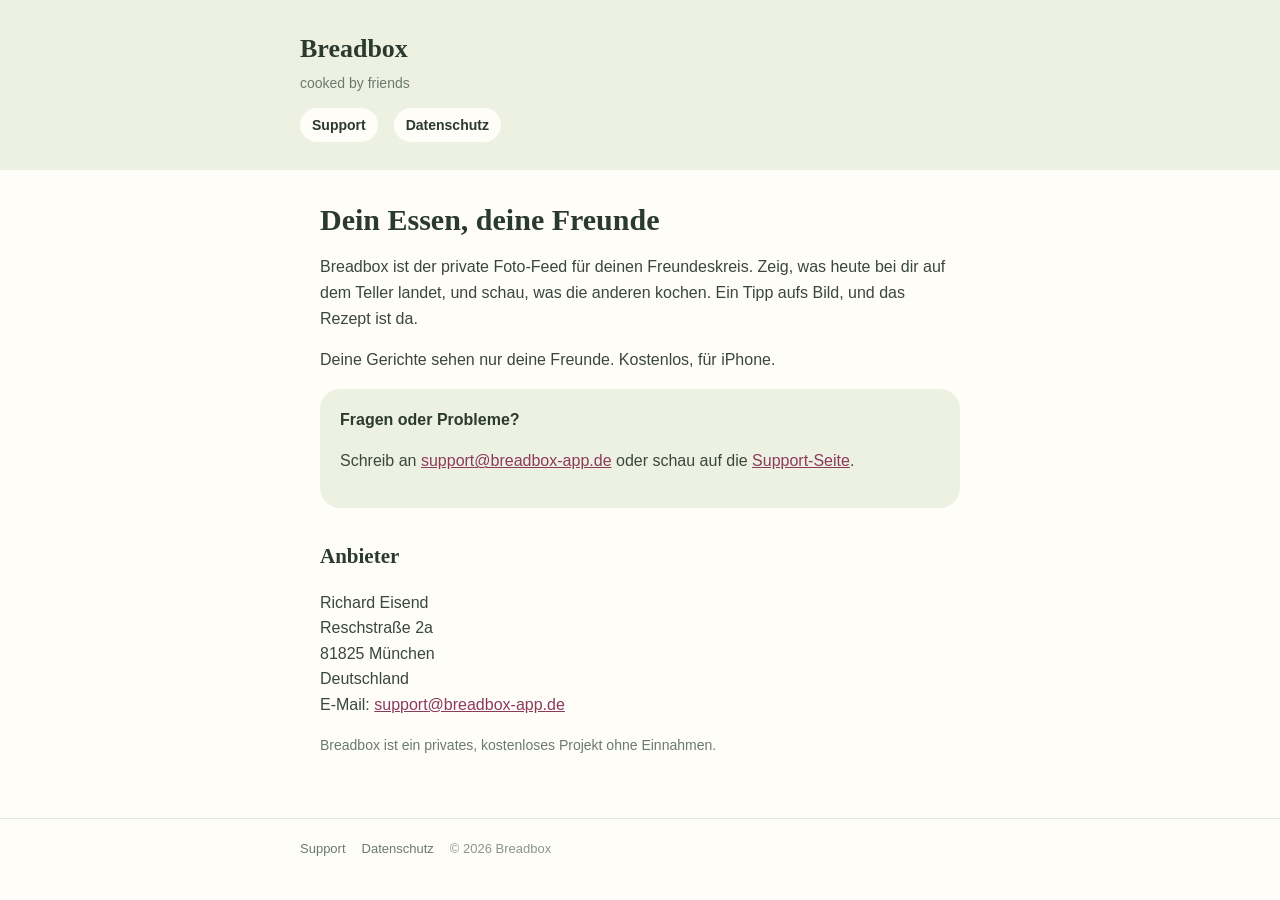
<file: index.html>
<!doctype html>
<html lang="de">
<head>
<meta charset="utf-8">
<meta name="viewport" content="width=device-width, initial-scale=1">
<title>Breadbox – Dein Essen, deine Freunde</title>
<meta name="description" content="Breadbox ist der private Foto-Feed für deinen Freundeskreis: Zeig, was heute bei dir auf dem Teller landet.">
<link rel="stylesheet" href="_stil.css">
</head>
<body>
<header><div class="innen">
  <a class="marke" href="/">Breadbox</a>
  <p class="claim">cooked by friends</p>
  <nav><a href="/support">Support</a><a href="/datenschutz">Datenschutz</a></nav>
</div></header>
<main>
  <h1>Dein Essen, deine Freunde</h1>
  <p>Breadbox ist der private Foto-Feed für deinen Freundeskreis. Zeig, was heute bei dir auf dem Teller landet, und schau, was die anderen kochen. Ein Tipp aufs Bild, und das Rezept ist da.</p>
  <p>Deine Gerichte sehen nur deine Freunde. Kostenlos, für iPhone.</p>
  <div class="karte">
    <h3>Fragen oder Probleme?</h3>
    <p>Schreib an <a href="mailto:support@breadbox-app.de">support@breadbox-app.de</a> oder schau auf die <a href="/support">Support-Seite</a>.</p>
  </div>
  <h2>Anbieter</h2>
  <p>Richard Eisend<br>Reschstraße 2a<br>81825 München<br>Deutschland<br>E-Mail: <a href="mailto:support@breadbox-app.de">support@breadbox-app.de</a></p>
  <p class="leise">Breadbox ist ein privates, kostenloses Projekt ohne Einnahmen.</p>
</main>
<footer><div class="innen"><a href="/support">Support</a><a href="/datenschutz">Datenschutz</a><span>© 2026 Breadbox</span></div></footer>
</body>
</html>
</file>
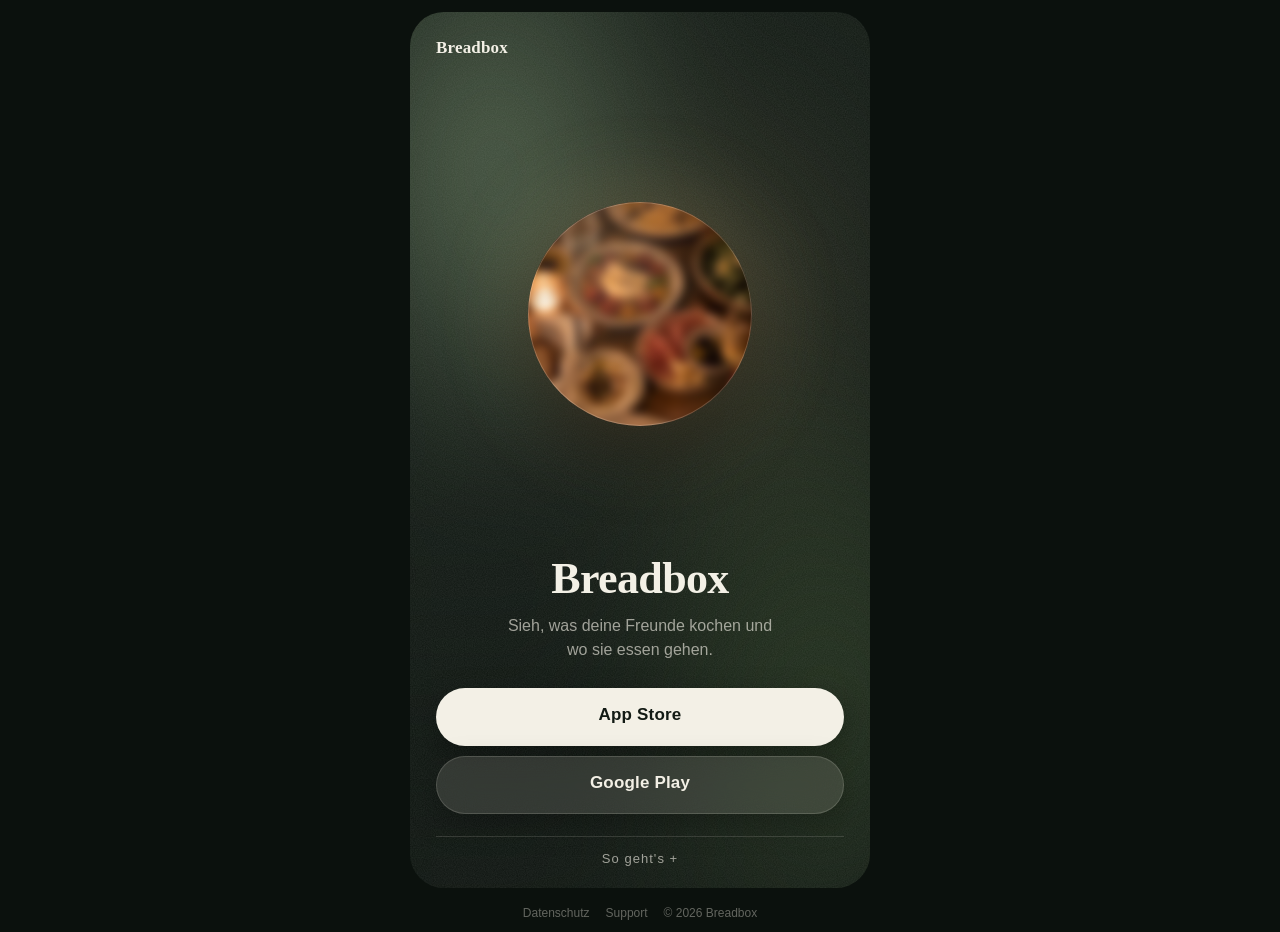
<file: e/index.html>
<!doctype html>
<html lang="de">
<head>
<meta charset="utf-8">
<meta name="viewport" content="width=device-width, initial-scale=1, viewport-fit=cover">
<title>Du bist eingeladen – Breadbox</title>
<meta name="description" content="Jemand hat dich zu Breadbox eingeladen.">
<meta name="theme-color" content="#0B110D">
<!-- Einladungen gehoeren nicht in Suchmaschinen. -->
<meta name="robots" content="noindex">
<!-- Der Code steht in der Adresse und soll nicht als Referer mit in den
     App Store gehen. -->
<meta name="referrer" content="no-referrer">
<!-- Bewusst KEIN Smart App Banner (apple-itunes-app): Wer die App nicht hat
     und im Banner auf "Laden" tippt, springt am Kopieren vorbei - dann kennt
     die App nach der Installation den Link nicht. Wer die App schon hat,
     kommt ueber "In Breadbox oeffnen" hinein. -->
<!-- Neu gestaltet 20.10.2026 (Richard: "sieht ehrlich gesagt sehr kacke aus
     ... soll cool edel und mysterioes aussehen, dass man mehr wissen will",
     Vorbild Retro): immer dunkel, eine grosse Karte, in der Mitte ein
     leuchtender Teller, kurzer Text, ein Knopf. Die Anleitung steht
     eingeklappt unter "So geht's". Logik (Code, Store je Geraet, Kopieren,
     Schalter) unveraendert. Keine fremden Schriften: Iowan/Palatino/Georgia
     sind auf den Geraeten schon da. -->
<style>
  :root {
    --grund: #0B110D;
    --karte: #121A14;
    --creme: #F3F0E6;
    --leise: rgba(243, 240, 230, 0.62);
    --ganz-leise: rgba(243, 240, 230, 0.38);
    --messing: #C9A96E;
    --linie: rgba(243, 240, 230, 0.14);
    --serif: "Iowan Old Style", "Palatino Linotype", Palatino, Georgia, serif;
    --sans: -apple-system, BlinkMacSystemFont, "Segoe UI", Roboto, Helvetica, Arial, sans-serif;
  }
  * { box-sizing: border-box; }
  html, body { margin: 0; background: var(--grund); color: var(--creme); }
  body {
    font-family: var(--sans);
    -webkit-font-smoothing: antialiased;
    min-height: 100vh;
    min-height: 100svh;
    padding: max(12px, env(safe-area-inset-top)) 12px max(12px, env(safe-area-inset-bottom));
    display: flex;
    flex-direction: column;
    align-items: center;
  }
  a { color: inherit; }

  /* Die grosse Karte mit Schimmer im Grund. */
  .buehne {
    position: relative;
    overflow: hidden;
    width: 100%;
    max-width: 460px;
    min-height: calc(100svh - 24px);
    border-radius: 34px;
    background: var(--karte);
    display: flex;
    flex-direction: column;
    padding: 26px 26px 22px;
    isolation: isolate;
  }
  .schimmer, .schimmer::before, .schimmer::after {
    position: absolute;
    inset: -30%;
    z-index: -2;
    content: "";
    filter: blur(60px);
  }
  .schimmer {
    background:
      radial-gradient(40% 35% at 30% 30%, rgba(132, 158, 120, 0.55), transparent 70%),
      radial-gradient(45% 40% at 75% 70%, rgba(62, 86, 48, 0.85), transparent 70%);
    animation: treiben 18s ease-in-out infinite alternate;
  }
  .schimmer::before {
    inset: 0;
    background: radial-gradient(30% 25% at 60% 40%, rgba(201, 169, 110, 0.28), transparent 70%);
    animation: treiben 23s ease-in-out infinite alternate-reverse;
  }
  .schimmer::after {
    inset: 0;
    background: linear-gradient(180deg, transparent 35%, rgba(11, 17, 13, 0.85) 100%);
    filter: none;
  }
  /* Feines Korn, damit die Verlaeufe nicht nach Bildschirm aussehen. */
  .korn {
    position: absolute;
    inset: 0;
    z-index: -1;
    opacity: 0.16;
    pointer-events: none;
    background-image: url("data:image/svg+xml;utf8,<svg xmlns='http://www.w3.org/2000/svg' width='160' height='160'><filter id='n'><feTurbulence type='fractalNoise' baseFrequency='0.9' numOctaves='2' stitchTiles='stitch'/><feColorMatrix values='0 0 0 0 1  0 0 0 0 1  0 0 0 0 1  0 0 0 0.55 0'/></filter><rect width='100%' height='100%' filter='url(%23n)'/></svg>");
  }
  @keyframes treiben {
    from { transform: translate3d(-4%, -3%, 0) rotate(0deg); }
    to { transform: translate3d(5%, 4%, 0) rotate(8deg); }
  }

  .marke {
    display: inline-flex;
    align-items: center;
    gap: 10px;
    text-decoration: none;
    font-family: var(--serif);
    font-weight: 700;
    font-size: 17px;
    letter-spacing: 0.01em;
  }
  /* In der Mitte ein Abendtisch mit Freunden (tisch.jpg, 20.10.2026 von
     Richard), so weich gezeichnet, dass man es ahnt, aber nicht sieht.
     Der Rand bleibt scharf, nur das Bild darin ist verschwommen. */
  .mitte { flex: 1; display: grid; place-items: center; padding: 34px 0 20px; }
  .teller {
    position: relative;
    overflow: hidden;
    width: min(60vw, 224px);
    aspect-ratio: 1;
    border-radius: 50%;
    background: #3A2A1C;
    box-shadow: 0 0 90px rgba(201, 169, 110, 0.28), 0 30px 60px rgba(0, 0, 0, 0.5), inset 0 0 0 1px rgba(243, 240, 230, 0.2);
    transform: translateZ(0);
  }
  .teller .bild {
    position: absolute;
    inset: -12%;
    background: url("tisch.jpg") center / cover;
    filter: blur(5px) saturate(1.1);
    animation: atmen 14s ease-in-out infinite alternate;
  }
  .teller::after {
    content: "";
    position: absolute;
    inset: 0;
    border-radius: 50%;
    background: radial-gradient(circle at 36% 30%, rgba(255, 240, 210, 0.22), transparent 50%);
    box-shadow: inset 0 0 0 1px rgba(243, 240, 230, 0.22);
  }
  @keyframes atmen {
    from { transform: scale(1) rotate(0deg); }
    to { transform: scale(1.08) rotate(4deg); }
  }
  @media (prefers-reduced-motion: reduce) {
    .schimmer, .schimmer::before, .teller .bild { animation: none; }
  }

  h1 {
    font-family: var(--serif);
    font-weight: 600;
    font-size: clamp(34px, 9.5vw, 44px);
    line-height: 1.04;
    letter-spacing: -0.015em;
    text-align: center;
    margin: 0;
  }
  h1 .gruppe { color: var(--messing); }
  #titel, #vorspann { transition: opacity 220ms ease-out; }
  .wartet #titel, .wartet #vorspann { opacity: 0; }
  h1.lang { font-size: clamp(28px, 7.5vw, 36px); }
  .vorspann {
    margin: 12px auto 0;
    max-width: 30ch;
    text-align: center;
    color: var(--leise);
    font-size: 16px;
    line-height: 1.5;
  }
  .code {
    margin: 18px auto 0;
    display: flex;
    justify-content: center;
    align-items: center;
    gap: 10px;
    font-size: 12px;
    letter-spacing: 0.22em;
    text-transform: uppercase;
    color: var(--ganz-leise);
  }
  .code[hidden] { display: none; }
  .code strong {
    font-family: var(--serif);
    font-size: 15px;
    letter-spacing: 0.3em;
    color: var(--messing);
    font-weight: 700;
  }

  .knoepfe { margin: 26px 0 0; display: flex; flex-direction: column; gap: 10px; }
  .knoepfe[hidden] { display: none; }
  .knopf {
    display: block;
    width: 100%;
    min-height: 58px;
    padding: 17px 22px;
    border-radius: 999px;
    text-align: center;
    text-decoration: none;
    font-size: 17px;
    font-weight: 650;
    letter-spacing: 0.01em;
    color: var(--creme);
    background: rgba(243, 240, 230, 0.13);
    box-shadow: inset 0 0 0 1px rgba(243, 240, 230, 0.16), 0 10px 30px rgba(0, 0, 0, 0.25);
    backdrop-filter: blur(18px);
    -webkit-backdrop-filter: blur(18px);
    transition: background 160ms ease, transform 160ms ease;
  }
  .knopf:active { transform: scale(0.98); background: rgba(243, 240, 230, 0.2); }
  .knopf:focus-visible { outline: 2px solid var(--messing); outline-offset: 3px; }
  .knopf[hidden] { display: none; }
  .knopf.hell { background: var(--creme); color: #121A14; box-shadow: 0 10px 30px rgba(0, 0, 0, 0.3); }

  .oeffnen { margin: 14px 0 0; text-align: center; font-size: 14px; color: var(--leise); }
  .oeffnen[hidden] { display: none; }
  .oeffnen a {
    display: inline-block;
    margin-left: 6px;
    padding: 7px 14px;
    border-radius: 999px;
    color: var(--creme);
    font-weight: 650;
    text-decoration: none;
    background: rgba(243, 240, 230, 0.13);
    box-shadow: inset 0 0 0 1px rgba(243, 240, 230, 0.16);
  }
  .hinweis { margin: 12px 0 0; text-align: center; font-size: 13px; color: var(--ganz-leise); }
  .hinweis[hidden] { display: none; }

  details {
    margin: 22px 0 0;
    border-top: 1px solid var(--linie);
    padding-top: 14px;
  }
  summary {
    list-style: none;
    cursor: pointer;
    text-align: center;
    font-size: 13px;
    letter-spacing: 0.08em;
    color: var(--leise);
  }
  summary::-webkit-details-marker { display: none; }
  summary::after { content: " +"; }
  details[open] summary::after { content: " –"; }
  .schritte { margin: 14px 0 0; padding-left: 20px; color: var(--leise); font-size: 14.5px; line-height: 1.5; }
  .schritte li { margin: 6px 0; }
  .klein { font-size: 13px; color: var(--ganz-leise); line-height: 1.5; margin: 10px 0 0; }
  .klein[hidden], li[hidden] { display: none; }

  footer {
    margin-top: 18px;
    display: flex;
    justify-content: center;
    gap: 16px;
    font-size: 12px;
    color: var(--ganz-leise);
  }
  footer a { text-decoration: none; }
</style>
</head>
<body>
<main class="buehne">
  <div class="schimmer" aria-hidden="true"></div>
  <div class="korn" aria-hidden="true"></div>

  <a class="marke" href="/">Breadbox</a>

  <div class="mitte"><div class="teller" aria-hidden="true"><div class="bild"></div></div></div>

  <h1 id="titel">Du bist eingeladen.</h1>
  <p class="vorspann" id="vorspann">Sieh, was deine Freunde kochen und wo sie essen gehen.</p>
  <p class="code" id="codeKarte" hidden>Einladung <strong id="codeText"></strong></p>

  <!-- "laden" ist ein echter Link ohne preventDefault: Eine Weiterleitung per
       JavaScript zaehlt in Instagram & Co. nicht als Tipp, und der Sprung in
       den App Store bliebe haengen. Das Kopieren passiert vorher im
       click-Handler, ohne await. -->
  <div class="knoepfe" id="ladenZeile">
    <a class="knopf hell" id="laden" href="#">Einladung annehmen</a>
    <a class="knopf" id="ladenPlay" href="#" hidden>Google Play</a>
  </div>
  <p class="hinweis" id="ladenHinweis" hidden>Such <span class="imStore">im Store</span> nach „Breadbox“.</p>
  <!-- Nie ein Link auf /e/ selbst: Ein Link auf dieselbe Domain oeffnet nie
       die App. Das eigene Schema schon. -->
  <p class="oeffnen" id="oeffnenZeile" hidden>
    <span id="oeffnenFrage">Breadbox schon auf dem iPhone?</span> <a id="oeffnen" href="#">Öffnen</a>
  </p>

  <details>
    <summary>So geht's</summary>
    <!-- Je Geraet ein eigener Weg (data-weg, 16.10.2026):
         ios        = Link kopieren, nach dem Anmelden "Einfuegen" (Zwischenablage)
         androidNeu = Code kommt ueber den Play Store mit (ANDROID_NEU = true)
         androidAlt = Android-Version ohne diesen Weg (1.7): Code von Hand
         computer   = Handy-App laden, Code von Hand -->
    <ol class="schritte">
      <li class="nurApp" data-weg="ios" hidden>Auf „Einladung annehmen“ tippen. Dein Einladungslink wird dabei kopiert.</li>
      <li class="nurApp" data-weg="ios" hidden>Breadbox laden und anmelden.</li>
      <li class="nurApp" data-weg="ios" hidden>Breadbox fragt, ob du die Einladung einfügen möchtest. Auf „Einfügen“ tippen und bestätigen.</li>

      <li class="nurApp" data-weg="androidNeu" hidden>Auf „Einladung annehmen“ tippen und Breadbox installieren.</li>
      <li class="nurApp" data-weg="androidNeu" hidden>Anmelden.</li>
      <li class="nurApp" data-weg="androidNeu" hidden>Breadbox zeigt dir die Einladung. Bestätigen, fertig.</li>

      <li class="nurApp" data-weg="androidAlt computer" hidden>Breadbox <span class="ausStore">aus dem Store</span> laden und anmelden.</li>
      <li class="nurApp" data-weg="androidAlt computer" hidden>Unten auf „Breadbox“ tippen, dann „Die Küche“, das Plus und „Du hast selbst einen Code bekommen?“.</li>
      <li class="nurApp" data-weg="androidAlt computer" hidden>Den Code von oben eingeben und auf „Einlösen“ tippen.</li>

      <li class="ohneCode" hidden>Breadbox <span class="ausStore">aus dem Store</span> laden und anmelden.</li>
      <li class="ohneCode" hidden>Nach deinen Freunden suchen und auf „Anfrage“ tippen.</li>
    </ol>
    <p class="klein nurApp" data-weg="ios androidNeu" hidden>Hat das nicht geklappt? In Breadbox unten auf „Breadbox“, dann „Die Küche“, das Plus und „Du hast selbst einen Code bekommen?“ – dort den Code von oben eingeben.</p>
    <p class="klein nurApp" data-weg="ios androidNeu" hidden>Du hast Breadbox schon? Aktualisiere sie <span class="imStore">im Store</span> und tipp den Link danach nochmal an.</p>
    <p class="klein">Kostenlos, für iPhone und Android. Fragen? <a href="mailto:support@breadbox-app.de">support@breadbox-app.de</a></p>
  </details>
</main>
<footer><a href="/datenschutz">Datenschutz</a><a href="/support">Support</a><span>© 2026 Breadbox</span></footer>

<script>
  // Schalter: Seite fuer die App-Versionen, die Links selbst oeffnen und den
  // kopierten Link beim ersten Start anbieten. Seit 16.10.2026 true (Richard:
  // "ja mach alles und lad hoch"). Bei false zeigt die Seite nur die
  // Schritte von Hand.
  var EINLADUNG_IN_DER_APP = true;

  // Welches Geraet: Android kommt zu Google Play, iPhone/iPad zum App Store,
  // am Computer stehen beide Knoepfe. iPads melden sich als Mac, aber mit
  // Touch.
  var ua = navigator.userAgent || "";
  var istAndroid = /Android/i.test(ua);
  var istIOS = /iPhone|iPad|iPod/i.test(ua) || (/Macintosh/.test(ua) && navigator.maxTouchPoints > 1);
  var PLAY_STORE_URL = "https://play.google.com/store/apps/details?id=com.breadbox.app";

  // Android-Weg (16.10.2026): Die Android-Version nach 1.7 kennt das Schema
  // breadbox-app und holt den Code nach der Installation aus dem Play Store
  // (PlayEinladungPlugin.java). Erst auf true, wenn diese Version im Play
  // Store ist - bis dahin auf Android kein Oeffnen-Knopf und der Weg von Hand.
  var ANDROID_NEU = false;

  // Der Play-Store-Link traegt den Code mit (referrer=c%3DCODE), Google Play
  // reicht ihn nach der Installation an die App weiter.
  function playLink(c) {
    return c ? PLAY_STORE_URL + "&referrer=" + encodeURIComponent("c=" + c) : PLAY_STORE_URL;
  }

  // Testschalter: #neu am Ende der Adresse zeigt die Fassung fuer die neue
  // App, nur fuer diesen Aufruf.
  if (location.hash === "#neu") {
    EINLADUNG_IN_DER_APP = true;
    ANDROID_NEU = true;
  }

  // Adresse der App im App Store. Waere sie leer, zeigt die Seite statt
  // eines toten Links den Hinweis, im App Store zu suchen.
  var APP_STORE_URL = "https://apps.apple.com/de/app/breadbox/id6798416315";

  // Der Code kommt aus der Adresse und wird streng geprueft, bevor er auf die
  // Seite kommt - und nur per textContent gesetzt, nie als HTML. Dieselbe
  // Regel wie in der App (app/src/lib/einladungLink.js) und der Datenbank:
  // genau 6 Zeichen aus ABCDEFGHJKLMNPQRSTUVWXYZ23456789. Alles andere gilt
  // als kein Code: dann Vorstellung ohne Code, nichts wird kopiert.
  // ?g= nur als Rueckfall, Gruppenlinks benutzen ?c= (lib/links.js).
  var params = new URLSearchParams(location.search);
  var roh = params.get("c") || params.get("g") || "";
  var code = roh.toUpperCase().replace(/[^A-Z0-9]/g, "");
  if (!/^[A-HJ-NP-Z2-9]{6}$/.test(code)) code = "";

  function schreibe(auswahl, text) {
    var liste = document.querySelectorAll(auswahl);
    for (var i = 0; i < liste.length; i++) liste[i].textContent = text;
  }
  // In den Texten nur "Store", nie "App Store" oder "Play Store" (20.10.2026,
  // Richard: "es soll nur store stehen wegen apple") - die Spans tragen schon
  // die neutrale Fassung, deshalb hier nichts mehr umschreiben.

  function zeige(auswahl, sichtbar) {
    var liste = document.querySelectorAll(auswahl);
    for (var i = 0; i < liste.length; i++) liste[i].hidden = !sichtbar;
  }

  if (code) {
    document.getElementById("codeText").textContent = code;
    document.getElementById("codeKarte").hidden = false;
    zeige(".nurApp", EINLADUNG_IN_DER_APP);
    // Je Geraet nur sein eigener Weg.
    var weg = istIOS ? "ios" : istAndroid ? (ANDROID_NEU ? "androidNeu" : "androidAlt") : "computer";
    if (!EINLADUNG_IN_DER_APP) weg = "computer";
    var wegTeile = document.querySelectorAll(".nurApp[data-weg]");
    for (var w = 0; w < wegTeile.length; w++) {
      wegTeile[w].hidden = wegTeile[w].getAttribute("data-weg").split(" ").indexOf(weg) < 0;
    }
    // "Oeffnen": iPhone ueber das Schema der App, Android ueber einen
    // intent-Link (ohne App in den Play Store, samt Code), am Computer nicht.
    if (EINLADUNG_IN_DER_APP && istIOS) {
      if (!/iPhone|iPod/i.test(ua)) document.getElementById("oeffnenFrage").textContent = "Breadbox schon auf dem iPad?";
      document.getElementById("oeffnen").href = "breadbox-app://e?c=" + encodeURIComponent(code);
      document.getElementById("oeffnenZeile").hidden = false;
    } else if (EINLADUNG_IN_DER_APP && istAndroid && ANDROID_NEU) {
      document.getElementById("oeffnenFrage").textContent = "Breadbox schon auf dem Handy?";
      document.getElementById("oeffnen").href =
        "intent://e?c=" + encodeURIComponent(code) +
        "#Intent;scheme=breadbox-app;package=com.breadbox.app;S.browser_fallback_url=" +
        encodeURIComponent(playLink(code)) + ";end";
      document.getElementById("oeffnenZeile").hidden = false;
    }
  } else {
    // Ohne Code ist es keine Einladung, sondern nur eine Vorstellung.
    document.getElementById("titel").textContent = "Breadbox";
    document.getElementById("vorspann").textContent = "Sieh, was deine Freunde kochen und wo sie essen gehen.";
    document.title = "Breadbox";
    zeige(".nurApp", false);
    zeige(".ohneCode", true);
  }

  // Gruppenlink (20.10.2026, Richard: "ja bau so"): Ist der Code ein aktiver
  // Gruppenlink, sagt die Seite, in welche Gruppe und von wem - "Du bist
  // eingeladen in WG Isarstrasse", "von Maren", ab 3 Leuten (Erstellerin
  // mitgezaehlt) "· 3 sind schon dabei"; darunter waere eine kleine Zahl
  // eher abschreckend. Die Datenbank-Funktion gruppenlink_info gibt nur Name,
  // Vorname der Erstellerin und Zahl heraus (Migration 20261020180000).
  // Persoenlicher Code, geschlossener Link oder kein Netz: nichts passiert,
  // die allgemeine Einladung bleibt stehen. Alles per textContent.
  // Der Schluessel ist der oeffentliche anon-Schluessel (steckt auch in der App).
  var SUPABASE_URL = "https://rtttewronorognamnpud.supabase.co";
  var SUPABASE_ANON = "eyJhbGciOiJIUzI1NiIsInR5cCI6IkpXVCJ9.eyJpc3MiOiJzdXBhYmFzZSIsInJlZiI6InJ0dHRld3Jvbm9yb2duYW1ucHVkIiwicm9sZSI6ImFub24iLCJpYXQiOjE3ODU3NTUwMzUsImV4cCI6MjEwMTMzMTAzNX0.WQYherw2lDKpkOCr7zujc2hNdb333FiyXcOo3K6iJ_E";
  if (code && window.fetch) {
    // Titel kurz ausblenden, bis die Antwort da ist (hoechstens 1,5 s) - sonst
    // stuende erst die allgemeine Einladung da und spraenge dann um.
    var wurzel = document.documentElement;
    wurzel.classList.add("wartet");
    var fertig = function () { wurzel.classList.remove("wartet"); };
    setTimeout(fertig, 1500);
    fetch(SUPABASE_URL + "/rest/v1/rpc/gruppenlink_info", {
      method: "POST",
      headers: { "Content-Type": "application/json", apikey: SUPABASE_ANON, Authorization: "Bearer " + SUPABASE_ANON },
      body: JSON.stringify({ p_code: code })
    })
      .then(function (r) { return r.ok ? r.json() : null; })
      .then(function (g) {
        if (!g || typeof g.name !== "string" || !g.name) return;
        var titel = document.getElementById("titel");
        titel.textContent = "Du bist eingeladen in ";
        var name = document.createElement("span");
        name.className = "gruppe";
        name.textContent = g.name;
        titel.appendChild(name);
        if (g.name.length > 16) titel.className = "lang";
        var teile = [];
        if (typeof g.von === "string" && g.von) teile.push("von " + g.von);
        if (typeof g.anzahl === "number" && g.anzahl >= 3) teile.push(g.anzahl + " sind schon dabei");
        if (teile.length) document.getElementById("vorspann").textContent = teile.join(" · ");
        document.title = "Einladung in " + g.name + " – Breadbox";
      })
      .catch(function () {})
      .then(fertig);
  }

  var laden = document.getElementById("laden");
  var ladenPlay = document.getElementById("ladenPlay");
  if (!code) laden.textContent = "Breadbox laden";
  if (istAndroid) {
    laden.href = playLink(code);
  } else if (!istIOS && APP_STORE_URL) {
    // Computer: beide Stores.
    laden.href = APP_STORE_URL;
    laden.textContent = "App Store";
    ladenPlay.href = playLink(code);
    ladenPlay.hidden = false;
  } else if (APP_STORE_URL) {
    laden.href = APP_STORE_URL;
  } else {
    document.getElementById("ladenZeile").hidden = true;
    document.getElementById("ladenHinweis").hidden = false;
  }

  // Instagram, Facebook, TikTok, LinkedIn, Snapchat: eigene Browser in der
  // App. Ob writeText dort durchgeht, ist nicht gemessen - deshalb dort
  // zuerst der alte Weg, solange der Tipp noch frisch ist.
  var imAppBrowser = /Instagram|FBAN|FBAV|FB_IAB|musical_ly|BytedanceWebview|TikTok|LinkedInApp|Snapchat/i
    .test(navigator.userAgent || "");

  // Der ganze Link, nicht nur der Code: Die App erkennt ihn in der
  // Zwischenablage an Host und Pfad. Kopiert wird nur auf iPhone/iPad - nur
  // die iPhone-App liest die Zwischenablage.
  function kopiereEinladung() {
    if (!code || !istIOS) return;
    var link = "https://breadbox-app.de/e/?c=" + code;
    if (imAppBrowser) kopiereAlt(link);
    var ok = false;
    try {
      if (navigator.clipboard && window.isSecureContext) {
        navigator.clipboard.writeText(link).catch(function () {});
        ok = true;
      }
    } catch (e) {}
    if (!ok && !imAppBrowser) kopiereAlt(link);
    // Kein preventDefault: der Link fuehrt selbst in den Store.
  }
  laden.addEventListener("click", kopiereEinladung);
  ladenPlay.addEventListener("click", kopiereEinladung);

  function kopiereAlt(text) {
    var feld = document.createElement("textarea"); // nicht readonly, sonst markiert iOS nichts
    feld.value = text;
    feld.setAttribute("aria-hidden", "true");
    // 16px, damit iOS beim Fokus nicht hineinzoomt.
    feld.style.cssText = "position:fixed;top:0;left:0;width:1px;height:1px;opacity:0;font-size:16px";
    document.body.appendChild(feld);
    feld.focus();
    feld.setSelectionRange(0, text.length);
    try { document.execCommand("copy"); } catch (e) {}
    document.body.removeChild(feld);
  }
</script>
</body>
</html>
</file>
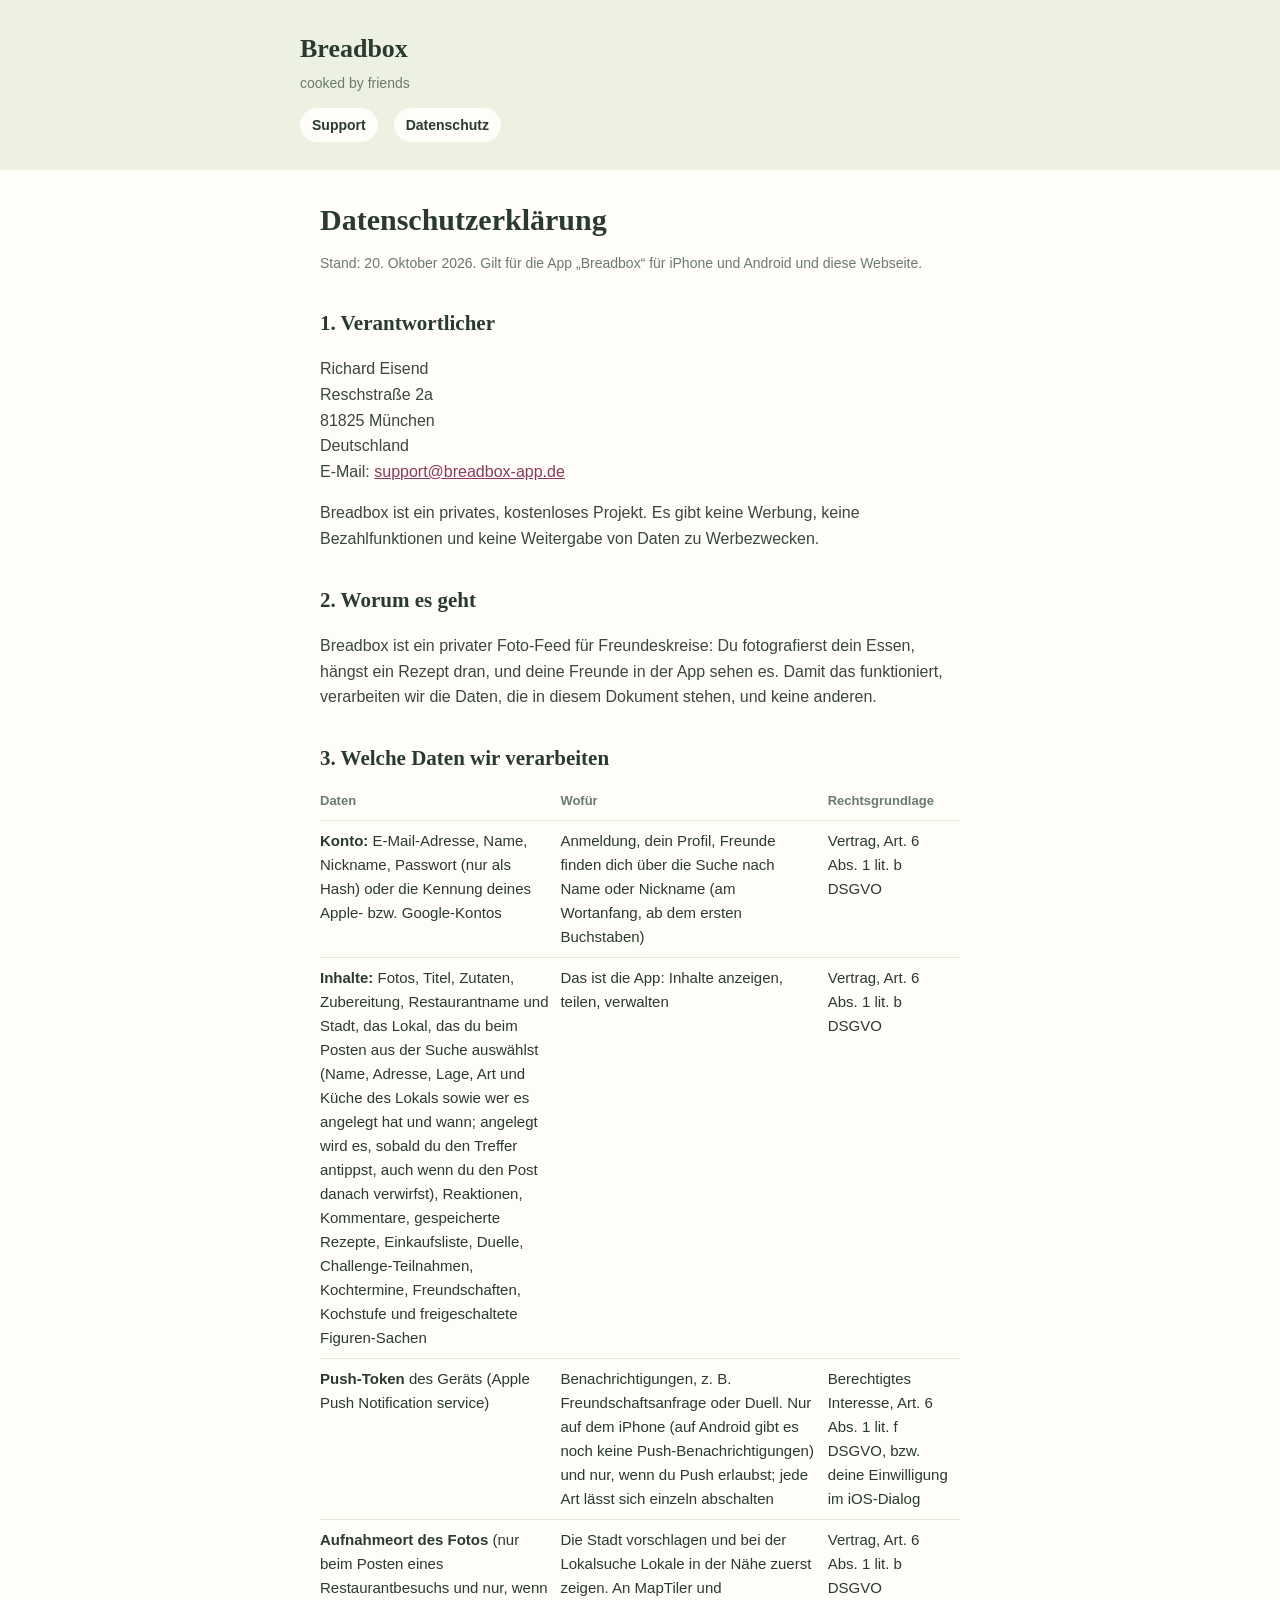
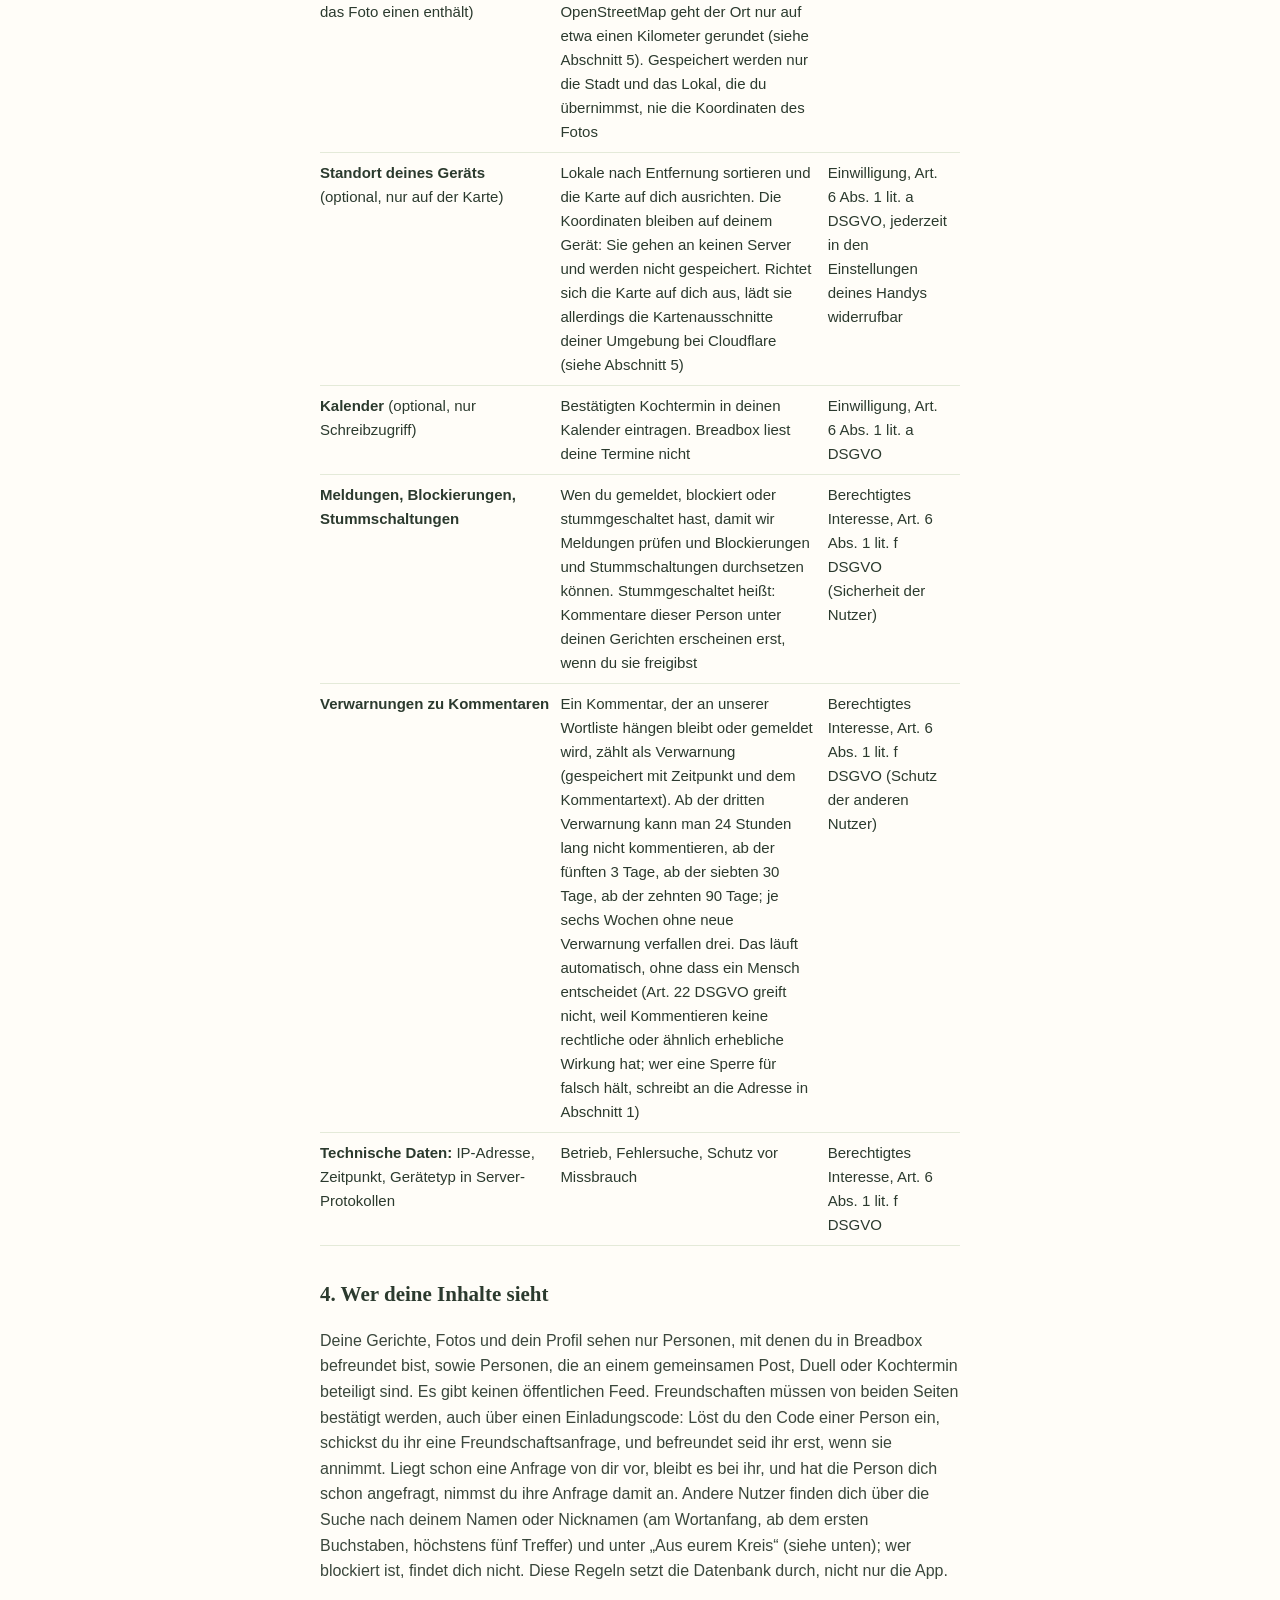
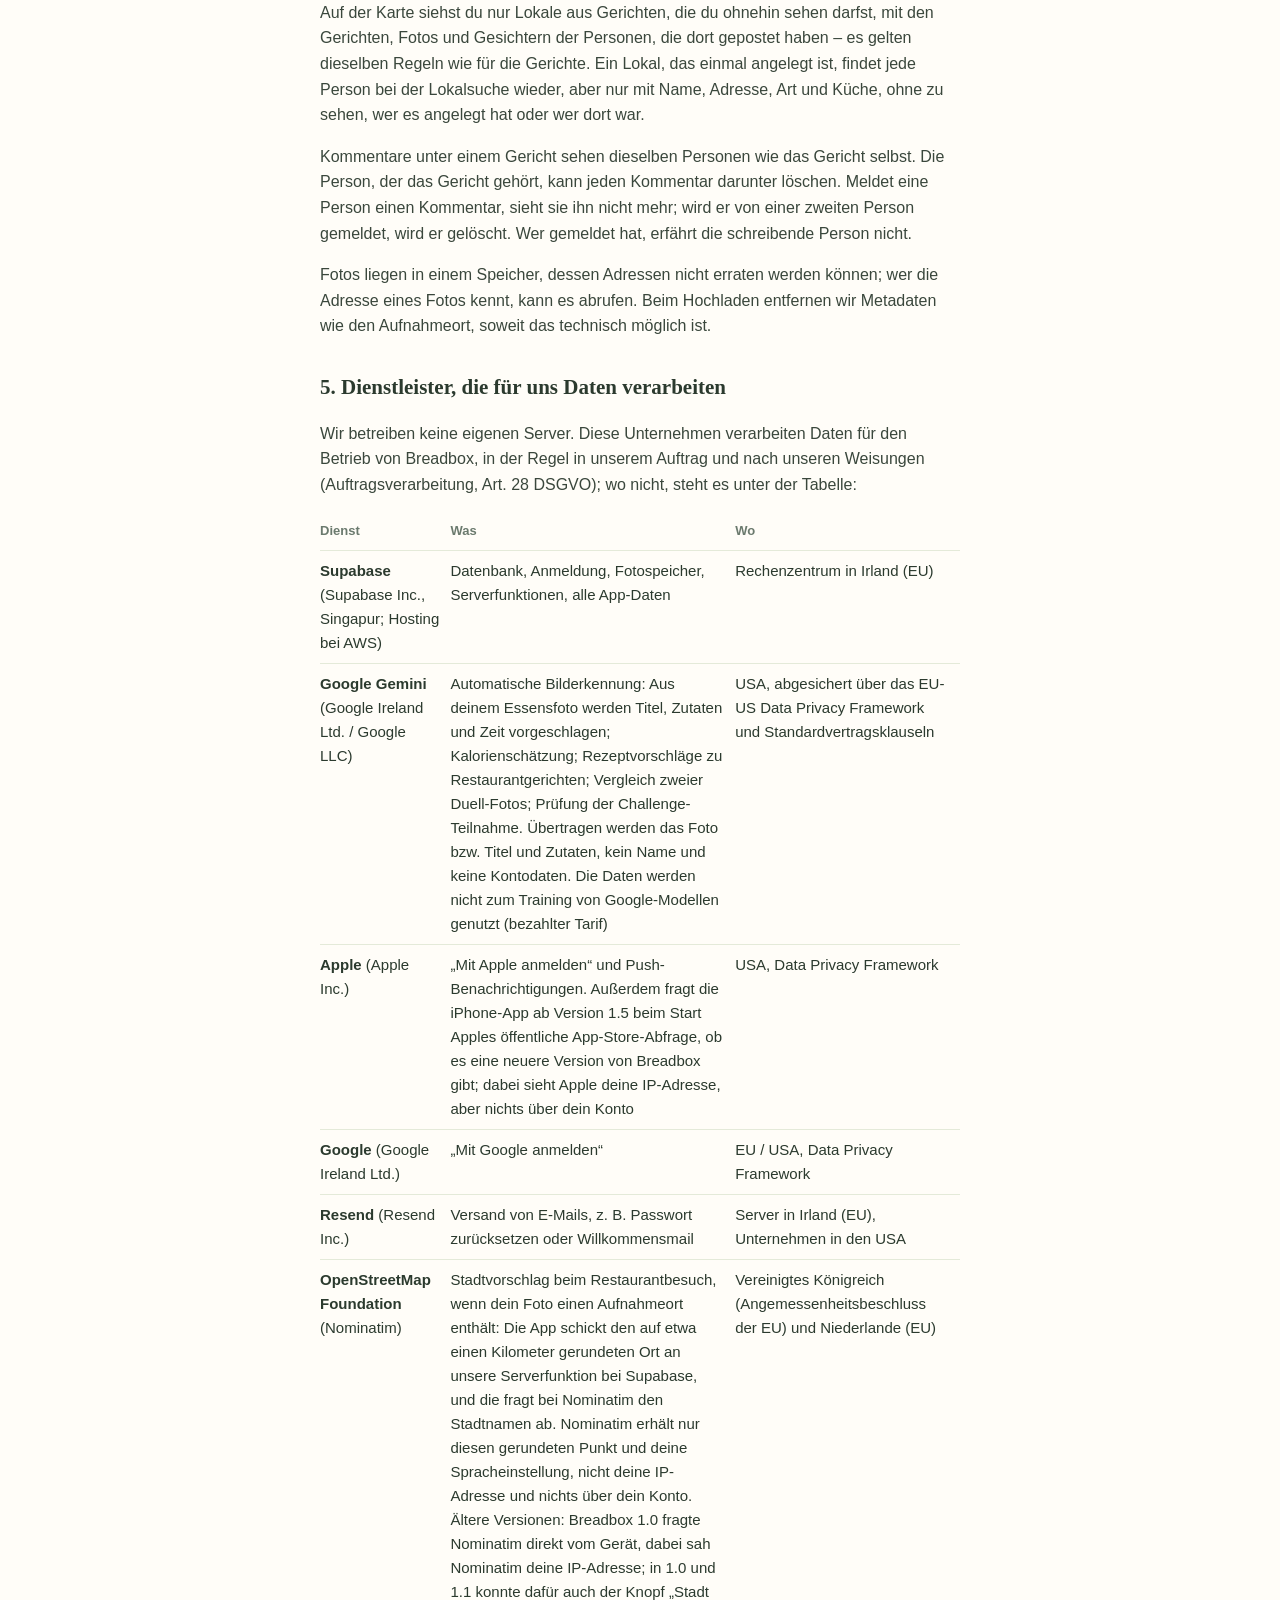
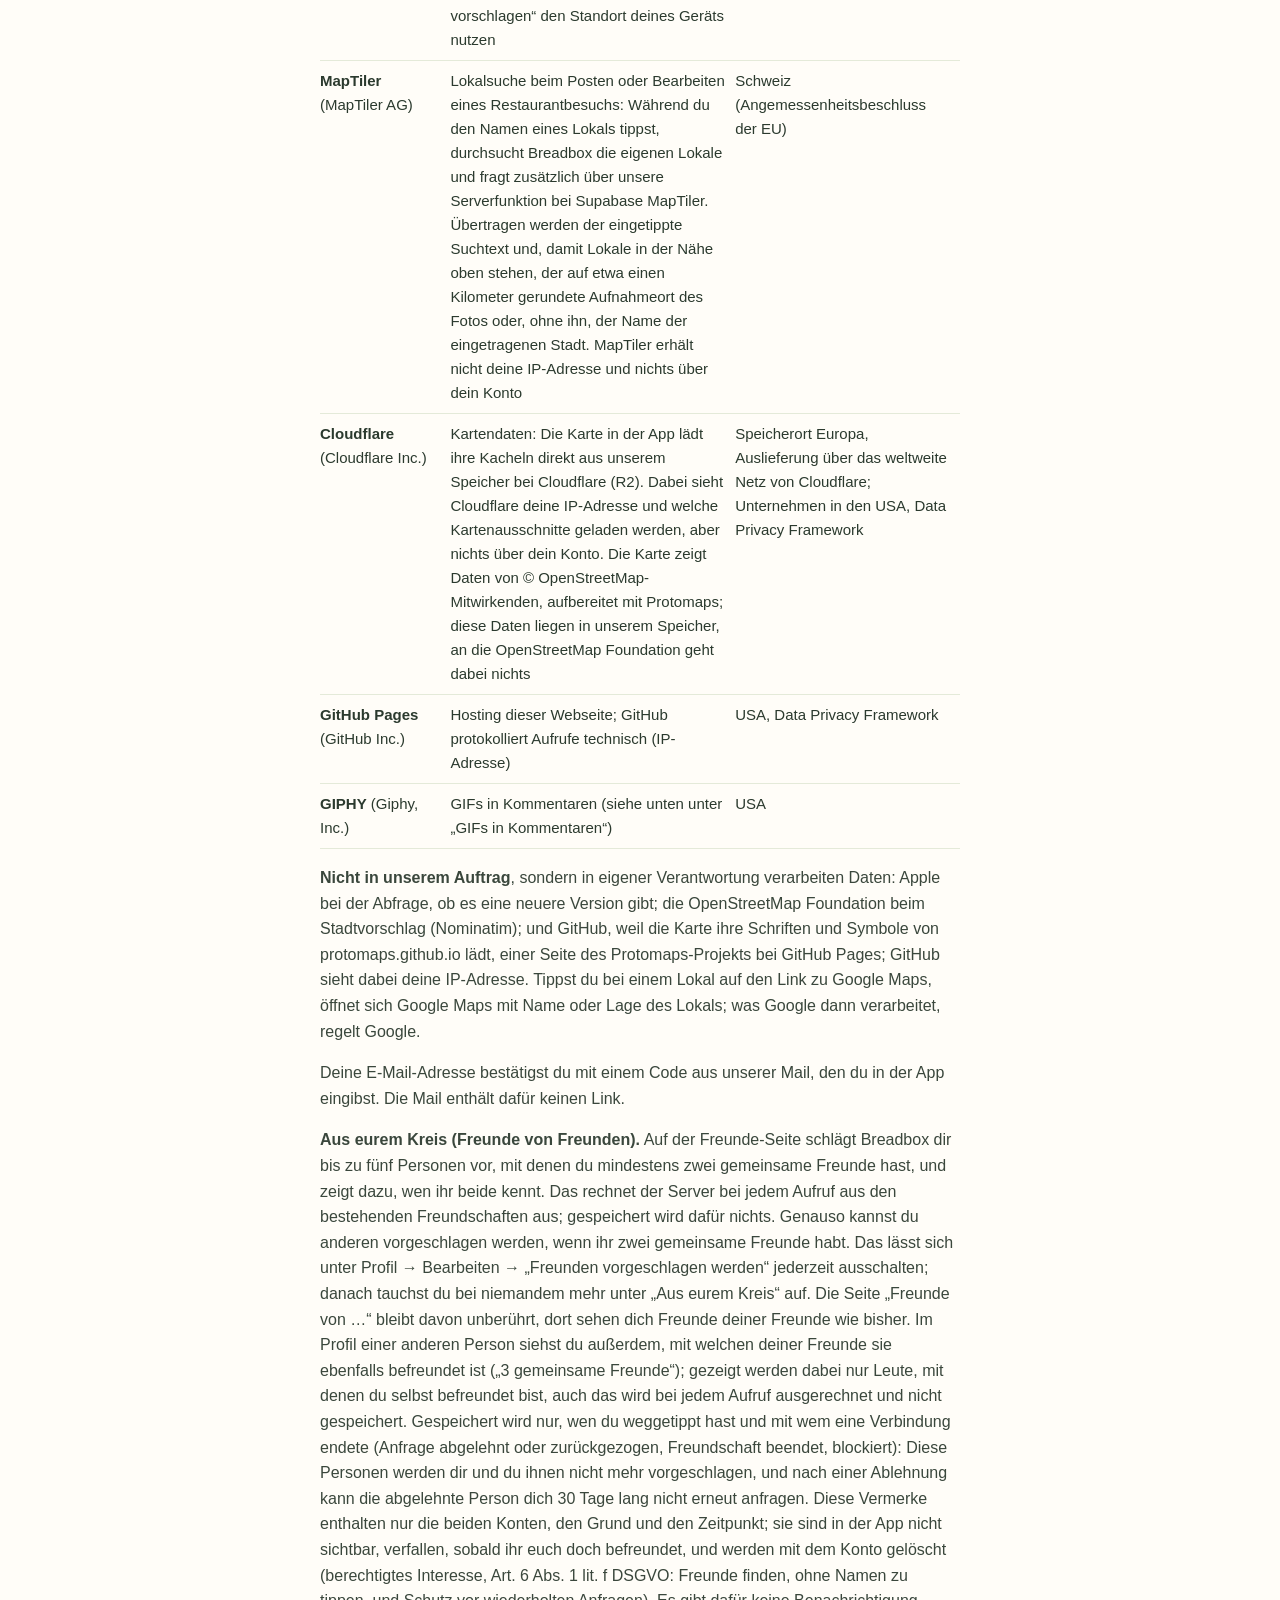
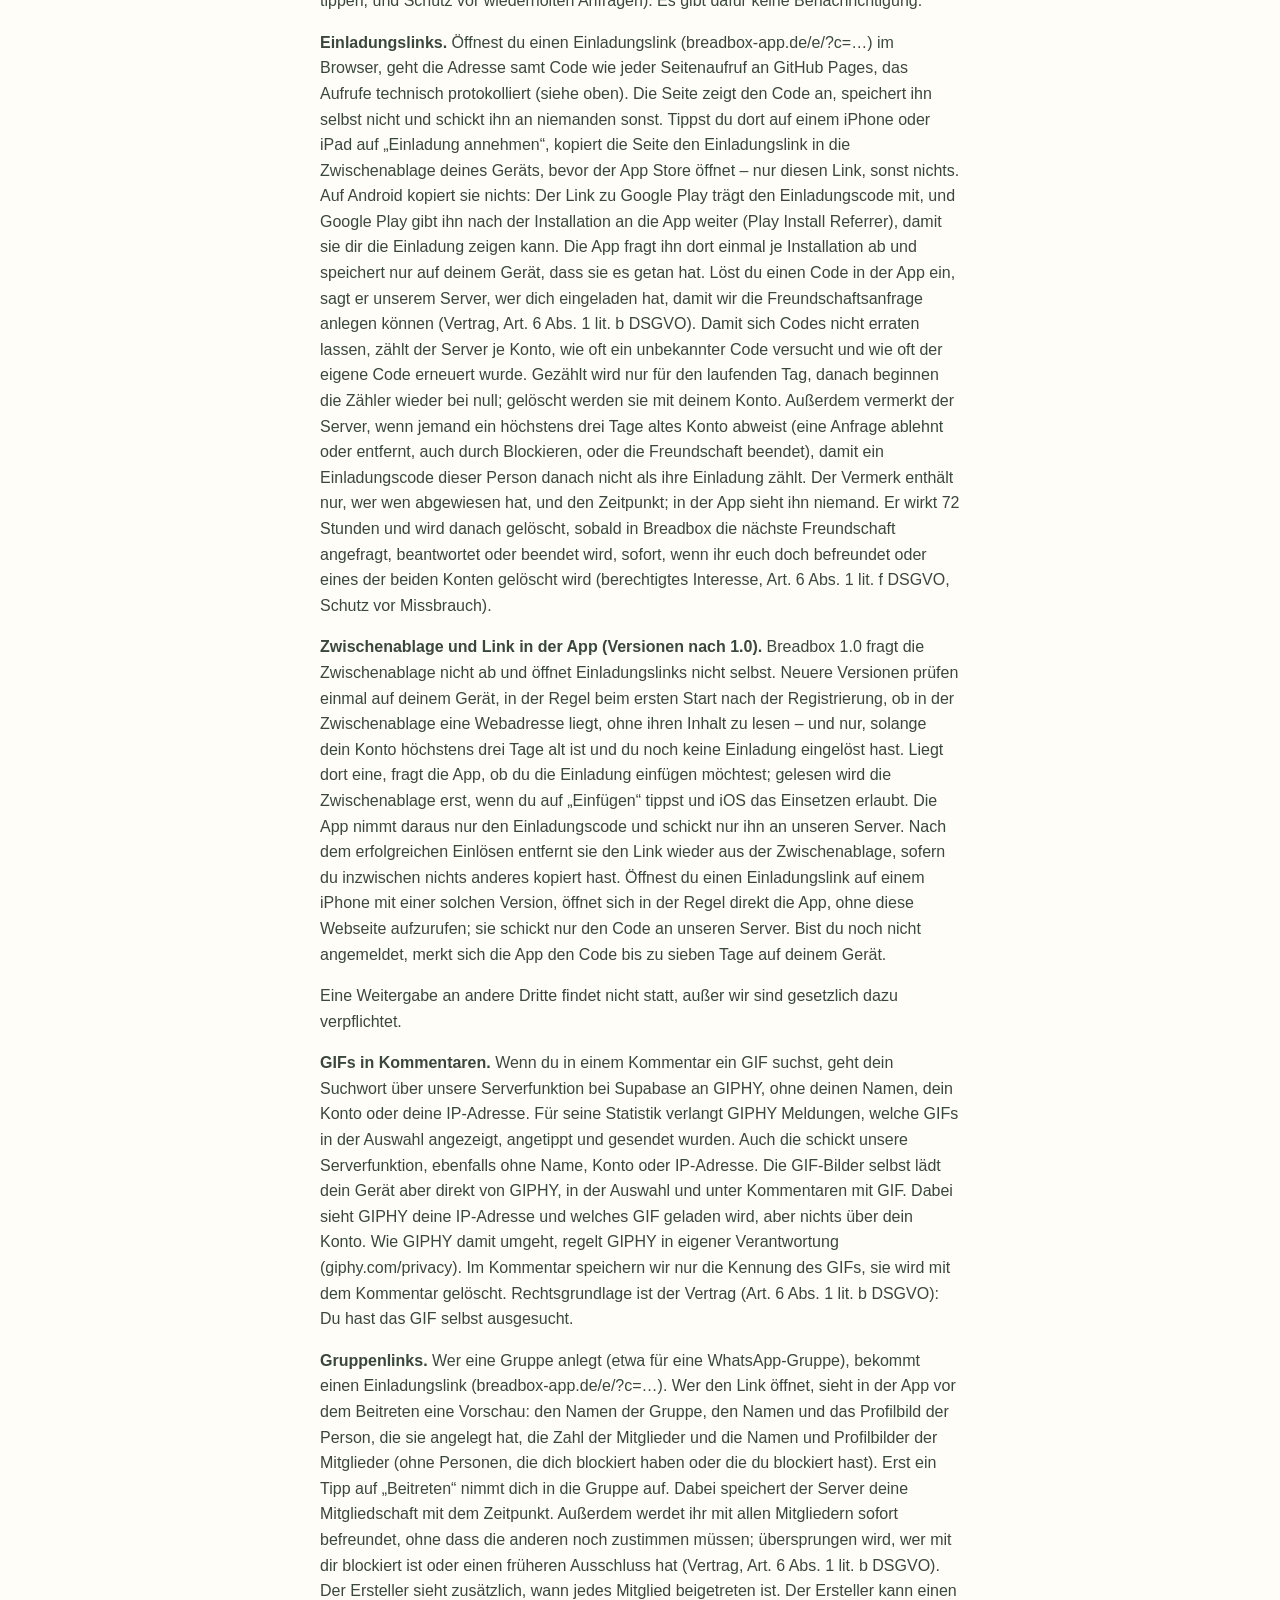
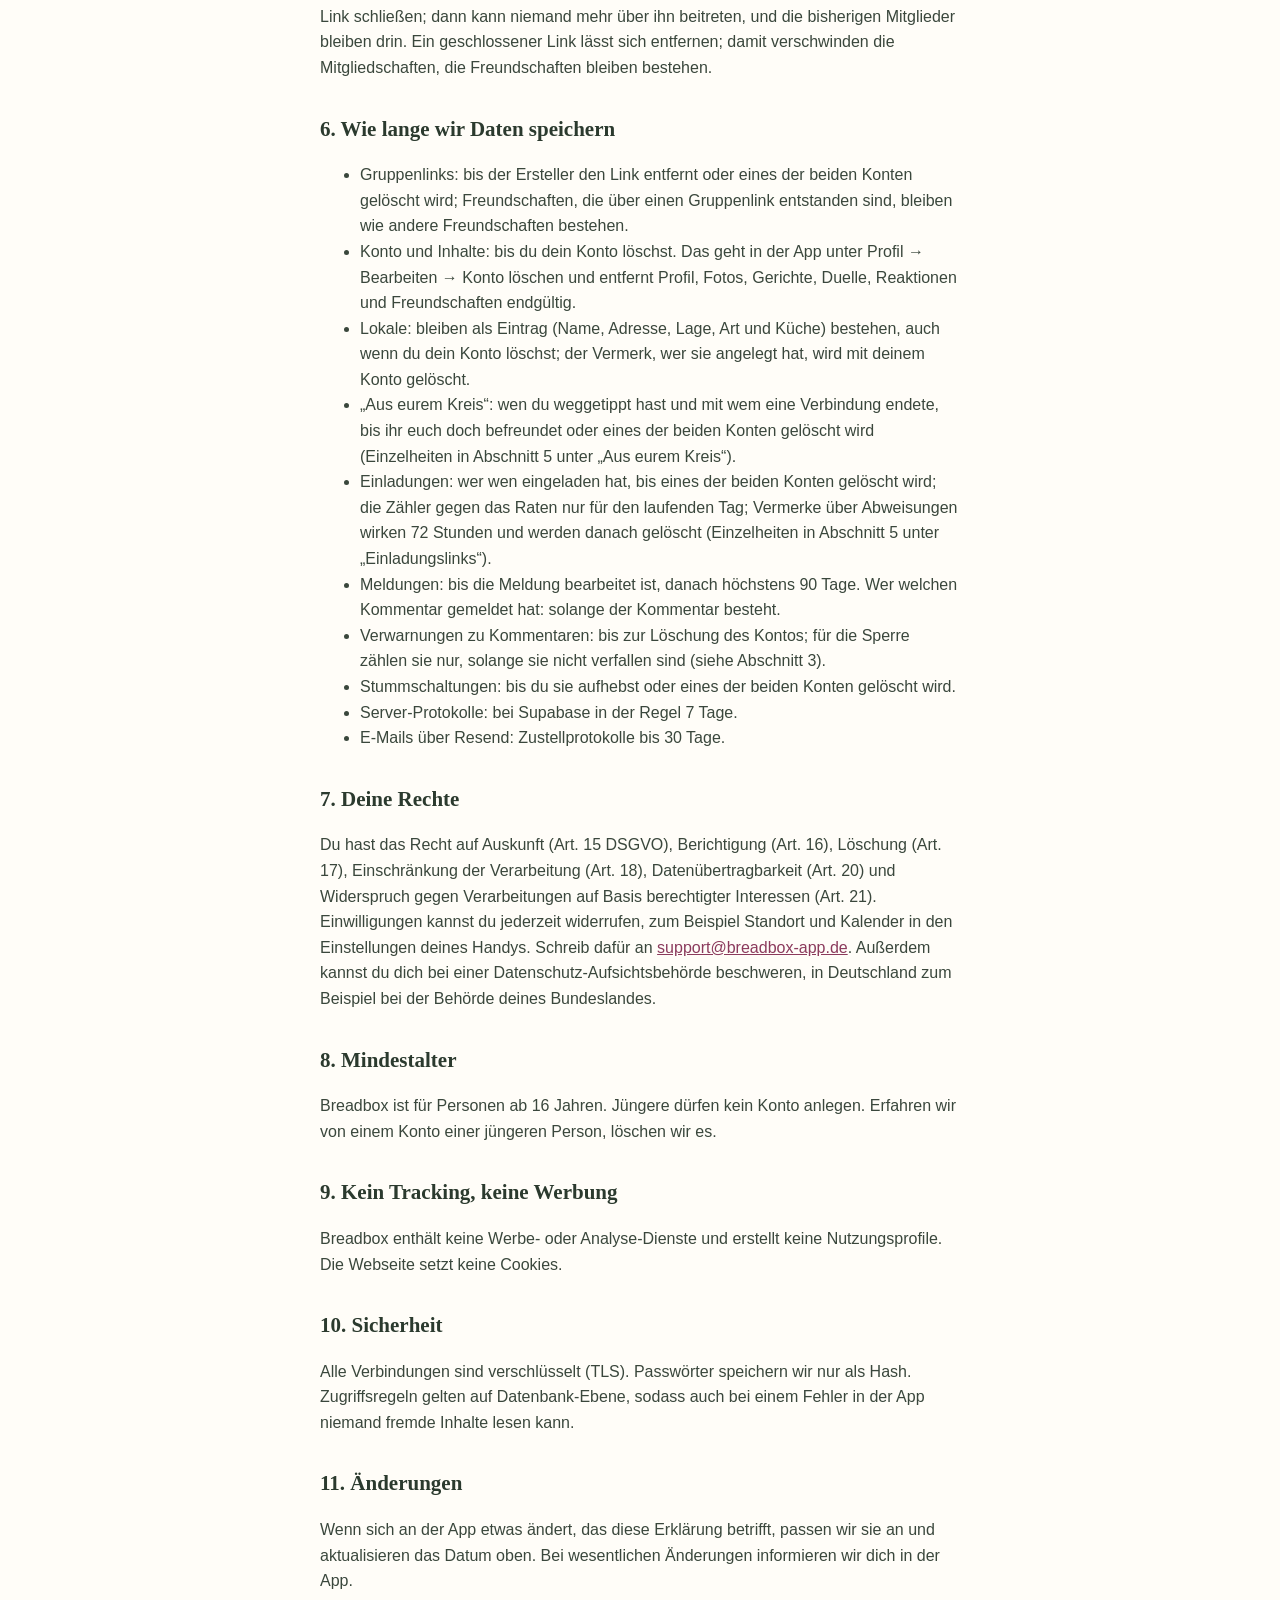
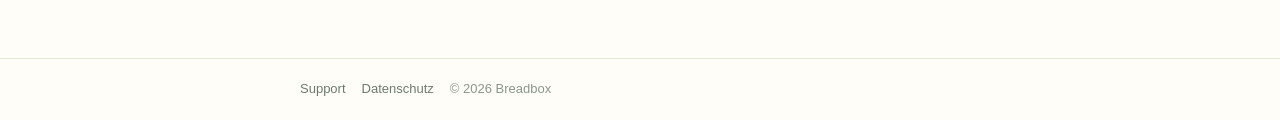
<file: datenschutz.html>
<!doctype html>
<html lang="de">
<head>
<meta charset="utf-8">
<meta name="viewport" content="width=device-width, initial-scale=1">
<title>Breadbox – Datenschutzerklärung</title>
<link rel="stylesheet" href="_stil.css">
</head>
<body>
<header><div class="innen">
  <a class="marke" href="/">Breadbox</a>
  <p class="claim">cooked by friends</p>
  <nav><a href="/support">Support</a><a href="/datenschutz">Datenschutz</a></nav>
</div></header>
<main>
  <h1>Datenschutzerklärung</h1>
  <p class="leise">Stand: 20. Oktober 2026. Gilt für die App „Breadbox“ für iPhone und Android und diese Webseite.</p>

  <h2>1. Verantwortlicher</h2>
  <p>Richard Eisend<br>Reschstraße 2a<br>81825 München<br>Deutschland<br>E-Mail: <a href="mailto:support@breadbox-app.de">support@breadbox-app.de</a></p>
  <p>Breadbox ist ein privates, kostenloses Projekt. Es gibt keine Werbung, keine Bezahlfunktionen und keine Weitergabe von Daten zu Werbezwecken.</p>

  <h2>2. Worum es geht</h2>
  <p>Breadbox ist ein privater Foto-Feed für Freundeskreise: Du fotografierst dein Essen, hängst ein Rezept dran, und deine Freunde in der App sehen es. Damit das funktioniert, verarbeiten wir die Daten, die in diesem Dokument stehen, und keine anderen.</p>

  <h2>3. Welche Daten wir verarbeiten</h2>
  <table>
    <tr><th>Daten</th><th>Wofür</th><th>Rechtsgrundlage</th></tr>
    <tr><td><strong>Konto:</strong> E-Mail-Adresse, Name, Nickname, Passwort (nur als Hash) oder die Kennung deines Apple- bzw. Google-Kontos</td><td>Anmeldung, dein Profil, Freunde finden dich über die Suche nach Name oder Nickname (am Wortanfang, ab dem ersten Buchstaben)</td><td>Vertrag, Art. 6 Abs. 1 lit. b DSGVO</td></tr>
    <tr><td><strong>Inhalte:</strong> Fotos, Titel, Zutaten, Zubereitung, Restaurantname und Stadt, das Lokal, das du beim Posten aus der Suche auswählst (Name, Adresse, Lage, Art und Küche des Lokals sowie wer es angelegt hat und wann; angelegt wird es, sobald du den Treffer antippst, auch wenn du den Post danach verwirfst), Reaktionen, Kommentare, gespeicherte Rezepte, Einkaufsliste, Duelle, Challenge-Teilnahmen, Kochtermine, Freundschaften, Kochstufe und freigeschaltete Figuren-Sachen</td><td>Das ist die App: Inhalte anzeigen, teilen, verwalten</td><td>Vertrag, Art. 6 Abs. 1 lit. b DSGVO</td></tr>
    <tr><td><strong>Push-Token</strong> des Geräts (Apple Push Notification service)</td><td>Benachrichtigungen, z. B. Freundschaftsanfrage oder Duell. Nur auf dem iPhone (auf Android gibt es noch keine Push-Benachrichtigungen) und nur, wenn du Push erlaubst; jede Art lässt sich einzeln abschalten</td><td>Berechtigtes Interesse, Art. 6 Abs. 1 lit. f DSGVO, bzw. deine Einwilligung im iOS-Dialog</td></tr>
    <tr><td><strong>Aufnahmeort des Fotos</strong> (nur beim Posten eines Restaurantbesuchs und nur, wenn das Foto einen enthält)</td><td>Die Stadt vorschlagen und bei der Lokalsuche Lokale in der Nähe zuerst zeigen. An MapTiler und OpenStreetMap geht der Ort nur auf etwa einen Kilometer gerundet (siehe Abschnitt 5). Gespeichert werden nur die Stadt und das Lokal, die du übernimmst, nie die Koordinaten des Fotos</td><td>Vertrag, Art. 6 Abs. 1 lit. b DSGVO</td></tr>
    <tr><td><strong>Standort deines Geräts</strong> (optional, nur auf der Karte)</td><td>Lokale nach Entfernung sortieren und die Karte auf dich ausrichten. Die Koordinaten bleiben auf deinem Gerät: Sie gehen an keinen Server und werden nicht gespeichert. Richtet sich die Karte auf dich aus, lädt sie allerdings die Kartenausschnitte deiner Umgebung bei Cloudflare (siehe Abschnitt 5)</td><td>Einwilligung, Art. 6 Abs. 1 lit. a DSGVO, jederzeit in den Einstellungen deines Handys widerrufbar</td></tr>
    <tr><td><strong>Kalender</strong> (optional, nur Schreibzugriff)</td><td>Bestätigten Kochtermin in deinen Kalender eintragen. Breadbox liest deine Termine nicht</td><td>Einwilligung, Art. 6 Abs. 1 lit. a DSGVO</td></tr>
    <tr><td><strong>Meldungen, Blockierungen, Stummschaltungen</strong></td><td>Wen du gemeldet, blockiert oder stummgeschaltet hast, damit wir Meldungen prüfen und Blockierungen und Stummschaltungen durchsetzen können. Stummgeschaltet heißt: Kommentare dieser Person unter deinen Gerichten erscheinen erst, wenn du sie freigibst</td><td>Berechtigtes Interesse, Art. 6 Abs. 1 lit. f DSGVO (Sicherheit der Nutzer)</td></tr>
    <tr><td><strong>Verwarnungen zu Kommentaren</strong></td><td>Ein Kommentar, der an unserer Wortliste hängen bleibt oder gemeldet wird, zählt als Verwarnung (gespeichert mit Zeitpunkt und dem Kommentartext). Ab der dritten Verwarnung kann man 24 Stunden lang nicht kommentieren, ab der fünften 3 Tage, ab der siebten 30 Tage, ab der zehnten 90 Tage; je sechs Wochen ohne neue Verwarnung verfallen drei. Das läuft automatisch, ohne dass ein Mensch entscheidet (Art. 22 DSGVO greift nicht, weil Kommentieren keine rechtliche oder ähnlich erhebliche Wirkung hat; wer eine Sperre für falsch hält, schreibt an die Adresse in Abschnitt 1)</td><td>Berechtigtes Interesse, Art. 6 Abs. 1 lit. f DSGVO (Schutz der anderen Nutzer)</td></tr>
    <tr><td><strong>Technische Daten:</strong> IP-Adresse, Zeitpunkt, Gerätetyp in Server-Protokollen</td><td>Betrieb, Fehlersuche, Schutz vor Missbrauch</td><td>Berechtigtes Interesse, Art. 6 Abs. 1 lit. f DSGVO</td></tr>
  </table>

  <h2>4. Wer deine Inhalte sieht</h2>
  <p>Deine Gerichte, Fotos und dein Profil sehen nur Personen, mit denen du in Breadbox befreundet bist, sowie Personen, die an einem gemeinsamen Post, Duell oder Kochtermin beteiligt sind. Es gibt keinen öffentlichen Feed. Freundschaften müssen von beiden Seiten bestätigt werden, auch über einen Einladungscode: Löst du den Code einer Person ein, schickst du ihr eine Freundschaftsanfrage, und befreundet seid ihr erst, wenn sie annimmt. Liegt schon eine Anfrage von dir vor, bleibt es bei ihr, und hat die Person dich schon angefragt, nimmst du ihre Anfrage damit an. Andere Nutzer finden dich über die Suche nach deinem Namen oder Nicknamen (am Wortanfang, ab dem ersten Buchstaben, höchstens fünf Treffer) und unter „Aus eurem Kreis“ (siehe unten); wer blockiert ist, findet dich nicht. Diese Regeln setzt die Datenbank durch, nicht nur die App.</p>
  <p>Auf der Karte siehst du nur Lokale aus Gerichten, die du ohnehin sehen darfst, mit den Gerichten, Fotos und Gesichtern der Personen, die dort gepostet haben – es gelten dieselben Regeln wie für die Gerichte. Ein Lokal, das einmal angelegt ist, findet jede Person bei der Lokalsuche wieder, aber nur mit Name, Adresse, Art und Küche, ohne zu sehen, wer es angelegt hat oder wer dort war.</p>
  <p>Kommentare unter einem Gericht sehen dieselben Personen wie das Gericht selbst. Die Person, der das Gericht gehört, kann jeden Kommentar darunter löschen. Meldet eine Person einen Kommentar, sieht sie ihn nicht mehr; wird er von einer zweiten Person gemeldet, wird er gelöscht. Wer gemeldet hat, erfährt die schreibende Person nicht.</p>
  <p>Fotos liegen in einem Speicher, dessen Adressen nicht erraten werden können; wer die Adresse eines Fotos kennt, kann es abrufen. Beim Hochladen entfernen wir Metadaten wie den Aufnahmeort, soweit das technisch möglich ist.</p>

  <h2>5. Dienstleister, die für uns Daten verarbeiten</h2>
  <p>Wir betreiben keine eigenen Server. Diese Unternehmen verarbeiten Daten für den Betrieb von Breadbox, in der Regel in unserem Auftrag und nach unseren Weisungen (Auftragsverarbeitung, Art. 28 DSGVO); wo nicht, steht es unter der Tabelle:</p>
  <table>
    <tr><th>Dienst</th><th>Was</th><th>Wo</th></tr>
    <tr><td><strong>Supabase</strong> (Supabase Inc., Singapur; Hosting bei AWS)</td><td>Datenbank, Anmeldung, Fotospeicher, Serverfunktionen, alle App-Daten</td><td>Rechenzentrum in Irland (EU)</td></tr>
    <tr><td><strong>Google Gemini</strong> (Google Ireland Ltd. / Google LLC)</td><td>Automatische Bilderkennung: Aus deinem Essensfoto werden Titel, Zutaten und Zeit vorgeschlagen; Kalorienschätzung; Rezeptvorschläge zu Restaurantgerichten; Vergleich zweier Duell-Fotos; Prüfung der Challenge-Teilnahme. Übertragen werden das Foto bzw. Titel und Zutaten, kein Name und keine Kontodaten. Die Daten werden nicht zum Training von Google-Modellen genutzt (bezahlter Tarif)</td><td>USA, abgesichert über das EU-US Data Privacy Framework und Standardvertragsklauseln</td></tr>
    <tr><td><strong>Apple</strong> (Apple Inc.)</td><td>„Mit Apple anmelden“ und Push-Benachrichtigungen. Außerdem fragt die iPhone-App ab Version 1.5 beim Start Apples öffentliche App-Store-Abfrage, ob es eine neuere Version von Breadbox gibt; dabei sieht Apple deine IP-Adresse, aber nichts über dein Konto</td><td>USA, Data Privacy Framework</td></tr>
    <tr><td><strong>Google</strong> (Google Ireland Ltd.)</td><td>„Mit Google anmelden“</td><td>EU / USA, Data Privacy Framework</td></tr>
    <tr><td><strong>Resend</strong> (Resend Inc.)</td><td>Versand von E-Mails, z. B. Passwort zurücksetzen oder Willkommensmail</td><td>Server in Irland (EU), Unternehmen in den USA</td></tr>
    <tr><td><strong>OpenStreetMap Foundation</strong> (Nominatim)</td><td>Stadtvorschlag beim Restaurantbesuch, wenn dein Foto einen Aufnahmeort enthält: Die App schickt den auf etwa einen Kilometer gerundeten Ort an unsere Serverfunktion bei Supabase, und die fragt bei Nominatim den Stadtnamen ab. Nominatim erhält nur diesen gerundeten Punkt und deine Spracheinstellung, nicht deine IP-Adresse und nichts über dein Konto. Ältere Versionen: Breadbox 1.0 fragte Nominatim direkt vom Gerät, dabei sah Nominatim deine IP-Adresse; in 1.0 und 1.1 konnte dafür auch der Knopf „Stadt vorschlagen“ den Standort deines Geräts nutzen</td><td>Vereinigtes Königreich (Angemessenheitsbeschluss der EU) und Niederlande (EU)</td></tr>
    <tr><td><strong>MapTiler</strong> (MapTiler AG)</td><td>Lokalsuche beim Posten oder Bearbeiten eines Restaurantbesuchs: Während du den Namen eines Lokals tippst, durchsucht Breadbox die eigenen Lokale und fragt zusätzlich über unsere Serverfunktion bei Supabase MapTiler. Übertragen werden der eingetippte Suchtext und, damit Lokale in der Nähe oben stehen, der auf etwa einen Kilometer gerundete Aufnahmeort des Fotos oder, ohne ihn, der Name der eingetragenen Stadt. MapTiler erhält nicht deine IP-Adresse und nichts über dein Konto</td><td>Schweiz (Angemessenheitsbeschluss der EU)</td></tr>
    <tr><td><strong>Cloudflare</strong> (Cloudflare Inc.)</td><td>Kartendaten: Die Karte in der App lädt ihre Kacheln direkt aus unserem Speicher bei Cloudflare (R2). Dabei sieht Cloudflare deine IP-Adresse und welche Kartenausschnitte geladen werden, aber nichts über dein Konto. Die Karte zeigt Daten von © OpenStreetMap-Mitwirkenden, aufbereitet mit Protomaps; diese Daten liegen in unserem Speicher, an die OpenStreetMap Foundation geht dabei nichts</td><td>Speicherort Europa, Auslieferung über das weltweite Netz von Cloudflare; Unternehmen in den USA, Data Privacy Framework</td></tr>
    <tr><td><strong>GitHub Pages</strong> (GitHub Inc.)</td><td>Hosting dieser Webseite; GitHub protokolliert Aufrufe technisch (IP-Adresse)</td><td>USA, Data Privacy Framework</td></tr>
    <tr><td><strong>GIPHY</strong> (Giphy, Inc.)</td><td>GIFs in Kommentaren (siehe unten unter „GIFs in Kommentaren“)</td><td>USA</td></tr>
  </table>
  <p><strong>Nicht in unserem Auftrag</strong>, sondern in eigener Verantwortung verarbeiten Daten: Apple bei der Abfrage, ob es eine neuere Version gibt; die OpenStreetMap Foundation beim Stadtvorschlag (Nominatim); und GitHub, weil die Karte ihre Schriften und Symbole von protomaps.github.io lädt, einer Seite des Protomaps-Projekts bei GitHub Pages; GitHub sieht dabei deine IP-Adresse. Tippst du bei einem Lokal auf den Link zu Google Maps, öffnet sich Google Maps mit Name oder Lage des Lokals; was Google dann verarbeitet, regelt Google.</p>
  <p>Deine E-Mail-Adresse bestätigst du mit einem Code aus unserer Mail, den du in der App eingibst. Die Mail enthält dafür keinen Link.</p>
  <p><strong>Aus eurem Kreis (Freunde von Freunden).</strong> Auf der Freunde-Seite schlägt Breadbox dir bis zu fünf Personen vor, mit denen du mindestens zwei gemeinsame Freunde hast, und zeigt dazu, wen ihr beide kennt. Das rechnet der Server bei jedem Aufruf aus den bestehenden Freundschaften aus; gespeichert wird dafür nichts. Genauso kannst du anderen vorgeschlagen werden, wenn ihr zwei gemeinsame Freunde habt. Das lässt sich unter Profil → Bearbeiten → „Freunden vorgeschlagen werden“ jederzeit ausschalten; danach tauchst du bei niemandem mehr unter „Aus eurem Kreis“ auf. Die Seite „Freunde von …“ bleibt davon unberührt, dort sehen dich Freunde deiner Freunde wie bisher. Im Profil einer anderen Person siehst du außerdem, mit welchen deiner Freunde sie ebenfalls befreundet ist („3 gemeinsame Freunde“); gezeigt werden dabei nur Leute, mit denen du selbst befreundet bist, auch das wird bei jedem Aufruf ausgerechnet und nicht gespeichert. Gespeichert wird nur, wen du weggetippt hast und mit wem eine Verbindung endete (Anfrage abgelehnt oder zurückgezogen, Freundschaft beendet, blockiert): Diese Personen werden dir und du ihnen nicht mehr vorgeschlagen, und nach einer Ablehnung kann die abgelehnte Person dich 30 Tage lang nicht erneut anfragen. Diese Vermerke enthalten nur die beiden Konten, den Grund und den Zeitpunkt; sie sind in der App nicht sichtbar, verfallen, sobald ihr euch doch befreundet, und werden mit dem Konto gelöscht (berechtigtes Interesse, Art. 6 Abs. 1 lit. f DSGVO: Freunde finden, ohne Namen zu tippen, und Schutz vor wiederholten Anfragen). Es gibt dafür keine Benachrichtigung.</p>
  <p><strong>Einladungslinks.</strong> Öffnest du einen Einladungslink (breadbox-app.de/e/?c=…) im Browser, geht die Adresse samt Code wie jeder Seitenaufruf an GitHub Pages, das Aufrufe technisch protokolliert (siehe oben). Die Seite zeigt den Code an, speichert ihn selbst nicht und schickt ihn an niemanden sonst. Tippst du dort auf einem iPhone oder iPad auf „Einladung annehmen“, kopiert die Seite den Einladungslink in die Zwischenablage deines Geräts, bevor der App Store öffnet – nur diesen Link, sonst nichts. Auf Android kopiert sie nichts: Der Link zu Google Play trägt den Einladungscode mit, und Google Play gibt ihn nach der Installation an die App weiter (Play Install Referrer), damit sie dir die Einladung zeigen kann. Die App fragt ihn dort einmal je Installation ab und speichert nur auf deinem Gerät, dass sie es getan hat. Löst du einen Code in der App ein, sagt er unserem Server, wer dich eingeladen hat, damit wir die Freundschaftsanfrage anlegen können (Vertrag, Art. 6 Abs. 1 lit. b DSGVO). Damit sich Codes nicht erraten lassen, zählt der Server je Konto, wie oft ein unbekannter Code versucht und wie oft der eigene Code erneuert wurde. Gezählt wird nur für den laufenden Tag, danach beginnen die Zähler wieder bei null; gelöscht werden sie mit deinem Konto. Außerdem vermerkt der Server, wenn jemand ein höchstens drei Tage altes Konto abweist (eine Anfrage ablehnt oder entfernt, auch durch Blockieren, oder die Freundschaft beendet), damit ein Einladungscode dieser Person danach nicht als ihre Einladung zählt. Der Vermerk enthält nur, wer wen abgewiesen hat, und den Zeitpunkt; in der App sieht ihn niemand. Er wirkt 72 Stunden und wird danach gelöscht, sobald in Breadbox die nächste Freundschaft angefragt, beantwortet oder beendet wird, sofort, wenn ihr euch doch befreundet oder eines der beiden Konten gelöscht wird (berechtigtes Interesse, Art. 6 Abs. 1 lit. f DSGVO, Schutz vor Missbrauch).</p>
  <p><strong>Zwischenablage und Link in der App (Versionen nach 1.0).</strong> Breadbox 1.0 fragt die Zwischenablage nicht ab und öffnet Einladungslinks nicht selbst. Neuere Versionen prüfen einmal auf deinem Gerät, in der Regel beim ersten Start nach der Registrierung, ob in der Zwischenablage eine Webadresse liegt, ohne ihren Inhalt zu lesen – und nur, solange dein Konto höchstens drei Tage alt ist und du noch keine Einladung eingelöst hast. Liegt dort eine, fragt die App, ob du die Einladung einfügen möchtest; gelesen wird die Zwischenablage erst, wenn du auf „Einfügen“ tippst und iOS das Einsetzen erlaubt. Die App nimmt daraus nur den Einladungscode und schickt nur ihn an unseren Server. Nach dem erfolgreichen Einlösen entfernt sie den Link wieder aus der Zwischenablage, sofern du inzwischen nichts anderes kopiert hast. Öffnest du einen Einladungslink auf einem iPhone mit einer solchen Version, öffnet sich in der Regel direkt die App, ohne diese Webseite aufzurufen; sie schickt nur den Code an unseren Server. Bist du noch nicht angemeldet, merkt sich die App den Code bis zu sieben Tage auf deinem Gerät.</p>
  <p>Eine Weitergabe an andere Dritte findet nicht statt, außer wir sind gesetzlich dazu verpflichtet.</p>

  <p><strong>GIFs in Kommentaren.</strong> Wenn du in einem Kommentar ein GIF suchst, geht dein Suchwort über unsere Serverfunktion bei Supabase an GIPHY, ohne deinen Namen, dein Konto oder deine IP-Adresse. Für seine Statistik verlangt GIPHY Meldungen, welche GIFs in der Auswahl angezeigt, angetippt und gesendet wurden. Auch die schickt unsere Serverfunktion, ebenfalls ohne Name, Konto oder IP-Adresse. Die GIF-Bilder selbst lädt dein Gerät aber direkt von GIPHY, in der Auswahl und unter Kommentaren mit GIF. Dabei sieht GIPHY deine IP-Adresse und welches GIF geladen wird, aber nichts über dein Konto. Wie GIPHY damit umgeht, regelt GIPHY in eigener Verantwortung (giphy.com/privacy). Im Kommentar speichern wir nur die Kennung des GIFs, sie wird mit dem Kommentar gelöscht. Rechtsgrundlage ist der Vertrag (Art. 6 Abs. 1 lit. b DSGVO): Du hast das GIF selbst ausgesucht.</p>
  <p><strong>Gruppenlinks.</strong> Wer eine Gruppe anlegt (etwa für eine WhatsApp-Gruppe), bekommt einen Einladungslink (breadbox-app.de/e/?c=…). Wer den Link öffnet, sieht in der App vor dem Beitreten eine Vorschau: den Namen der Gruppe, den Namen und das Profilbild der Person, die sie angelegt hat, die Zahl der Mitglieder und die Namen und Profilbilder der Mitglieder (ohne Personen, die dich blockiert haben oder die du blockiert hast). Erst ein Tipp auf „Beitreten“ nimmt dich in die Gruppe auf. Dabei speichert der Server deine Mitgliedschaft mit dem Zeitpunkt. Außerdem werdet ihr mit allen Mitgliedern sofort befreundet, ohne dass die anderen noch zustimmen müssen; übersprungen wird, wer mit dir blockiert ist oder einen früheren Ausschluss hat (Vertrag, Art. 6 Abs. 1 lit. b DSGVO). Der Ersteller sieht zusätzlich, wann jedes Mitglied beigetreten ist. Der Ersteller kann einen Link schließen; dann kann niemand mehr über ihn beitreten, und die bisherigen Mitglieder bleiben drin. Ein geschlossener Link lässt sich entfernen; damit verschwinden die Mitgliedschaften, die Freundschaften bleiben bestehen.</p>

  <h2>6. Wie lange wir Daten speichern</h2>
  <ul>
    <li>Gruppenlinks: bis der Ersteller den Link entfernt oder eines der beiden Konten gelöscht wird; Freundschaften, die über einen Gruppenlink entstanden sind, bleiben wie andere Freundschaften bestehen.</li>
    <li>Konto und Inhalte: bis du dein Konto löschst. Das geht in der App unter Profil → Bearbeiten → Konto löschen und entfernt Profil, Fotos, Gerichte, Duelle, Reaktionen und Freundschaften endgültig.</li>
    <li>Lokale: bleiben als Eintrag (Name, Adresse, Lage, Art und Küche) bestehen, auch wenn du dein Konto löschst; der Vermerk, wer sie angelegt hat, wird mit deinem Konto gelöscht.</li>
    <li>„Aus eurem Kreis“: wen du weggetippt hast und mit wem eine Verbindung endete, bis ihr euch doch befreundet oder eines der beiden Konten gelöscht wird (Einzelheiten in Abschnitt 5 unter „Aus eurem Kreis“).</li>
    <li>Einladungen: wer wen eingeladen hat, bis eines der beiden Konten gelöscht wird; die Zähler gegen das Raten nur für den laufenden Tag; Vermerke über Abweisungen wirken 72 Stunden und werden danach gelöscht (Einzelheiten in Abschnitt 5 unter „Einladungslinks“).</li>
    <li>Meldungen: bis die Meldung bearbeitet ist, danach höchstens 90 Tage. Wer welchen Kommentar gemeldet hat: solange der Kommentar besteht.</li>
    <li>Verwarnungen zu Kommentaren: bis zur Löschung des Kontos; für die Sperre zählen sie nur, solange sie nicht verfallen sind (siehe Abschnitt 3).</li>
    <li>Stummschaltungen: bis du sie aufhebst oder eines der beiden Konten gelöscht wird.</li>
    <li>Server-Protokolle: bei Supabase in der Regel 7 Tage.</li>
    <li>E-Mails über Resend: Zustellprotokolle bis 30 Tage.</li>
  </ul>

  <h2>7. Deine Rechte</h2>
  <p>Du hast das Recht auf Auskunft (Art. 15 DSGVO), Berichtigung (Art. 16), Löschung (Art. 17), Einschränkung der Verarbeitung (Art. 18), Datenübertragbarkeit (Art. 20) und Widerspruch gegen Verarbeitungen auf Basis berechtigter Interessen (Art. 21). Einwilligungen kannst du jederzeit widerrufen, zum Beispiel Standort und Kalender in den Einstellungen deines Handys. Schreib dafür an <a href="mailto:support@breadbox-app.de">support@breadbox-app.de</a>. Außerdem kannst du dich bei einer Datenschutz-Aufsichtsbehörde beschweren, in Deutschland zum Beispiel bei der Behörde deines Bundeslandes.</p>

  <h2>8. Mindestalter</h2>
  <p>Breadbox ist für Personen ab 16 Jahren. Jüngere dürfen kein Konto anlegen. Erfahren wir von einem Konto einer jüngeren Person, löschen wir es.</p>

  <h2>9. Kein Tracking, keine Werbung</h2>
  <p>Breadbox enthält keine Werbe- oder Analyse-Dienste und erstellt keine Nutzungsprofile. Die Webseite setzt keine Cookies.</p>

  <h2>10. Sicherheit</h2>
  <p>Alle Verbindungen sind verschlüsselt (TLS). Passwörter speichern wir nur als Hash. Zugriffsregeln gelten auf Datenbank-Ebene, sodass auch bei einem Fehler in der App niemand fremde Inhalte lesen kann.</p>

  <h2>11. Änderungen</h2>
  <p>Wenn sich an der App etwas ändert, das diese Erklärung betrifft, passen wir sie an und aktualisieren das Datum oben. Bei wesentlichen Änderungen informieren wir dich in der App.</p>
</main>
<footer><div class="innen"><a href="/support">Support</a><a href="/datenschutz">Datenschutz</a><span>© 2026 Breadbox</span></div></footer>
</body>
</html>
</file>
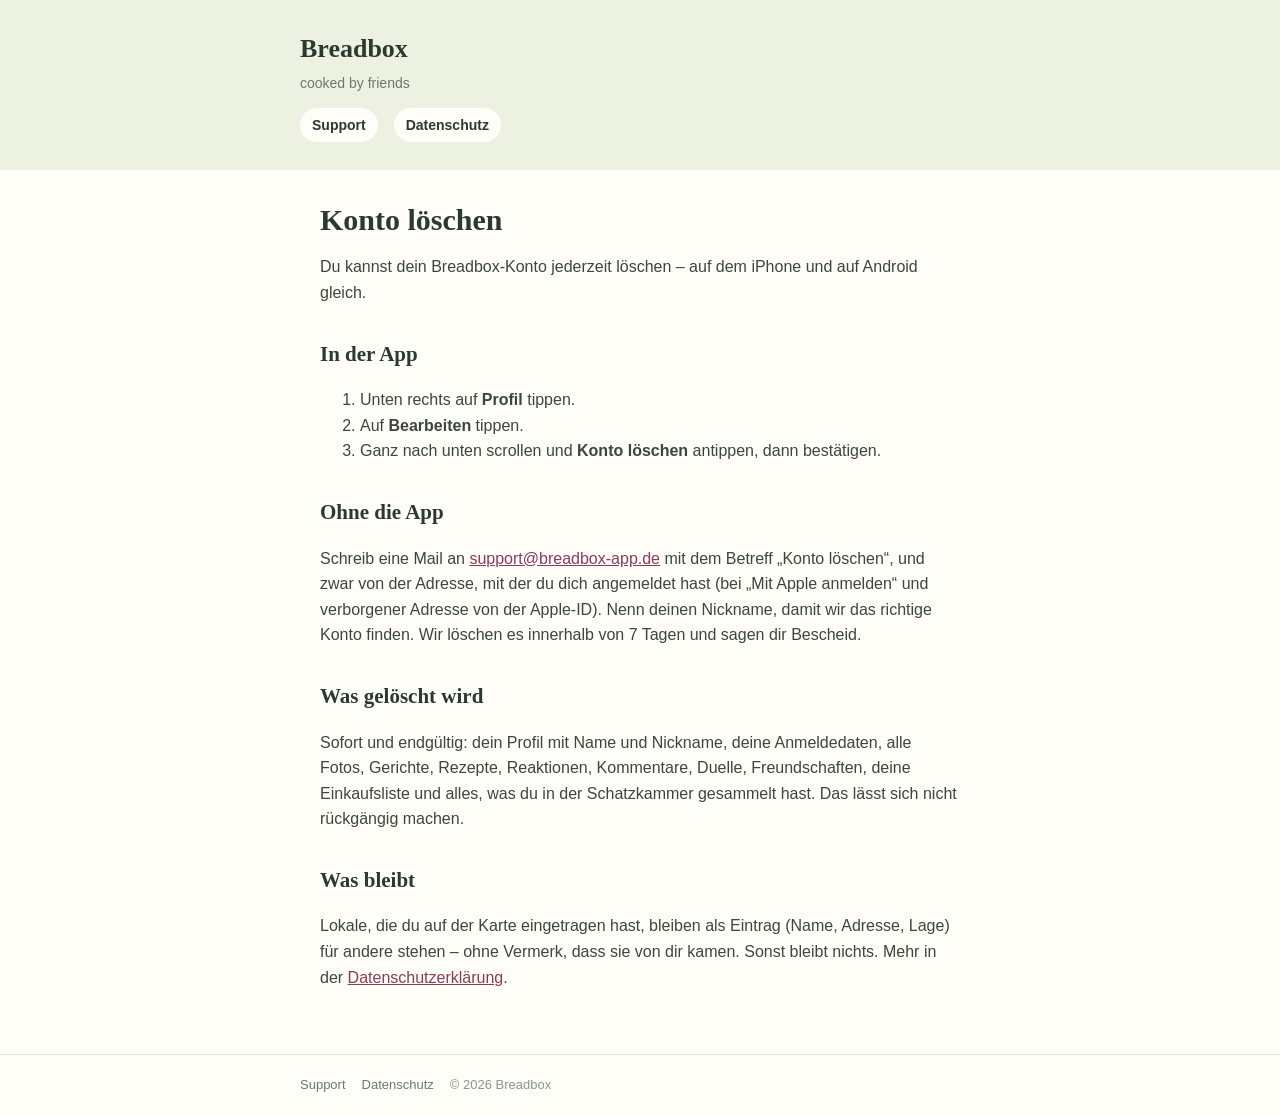
<file: konto-loeschen.html>
<!doctype html>
<html lang="de">
<head>
<meta charset="utf-8">
<meta name="viewport" content="width=device-width, initial-scale=1">
<title>Breadbox – Konto löschen</title>
<link rel="stylesheet" href="_stil.css">
</head>
<body>
<header><div class="innen">
  <a class="marke" href="/">Breadbox</a>
  <p class="claim">cooked by friends</p>
  <nav><a href="/support">Support</a><a href="/datenschutz">Datenschutz</a></nav>
</div></header>
<main>
  <h1>Konto löschen</h1>
  <p>Du kannst dein Breadbox-Konto jederzeit löschen – auf dem iPhone und auf Android gleich.</p>

  <h2>In der App</h2>
  <ol>
    <li>Unten rechts auf <strong>Profil</strong> tippen.</li>
    <li>Auf <strong>Bearbeiten</strong> tippen.</li>
    <li>Ganz nach unten scrollen und <strong>Konto löschen</strong> antippen, dann bestätigen.</li>
  </ol>

  <h2>Ohne die App</h2>
  <p>Schreib eine Mail an <a href="mailto:support@breadbox-app.de?subject=Konto%20l%C3%B6schen">support@breadbox-app.de</a> mit dem Betreff „Konto löschen“, und zwar von der Adresse, mit der du dich angemeldet hast (bei „Mit Apple anmelden“ und verborgener Adresse von der Apple-ID). Nenn deinen Nickname, damit wir das richtige Konto finden. Wir löschen es innerhalb von 7 Tagen und sagen dir Bescheid.</p>

  <h2>Was gelöscht wird</h2>
  <p>Sofort und endgültig: dein Profil mit Name und Nickname, deine Anmeldedaten, alle Fotos, Gerichte, Rezepte, Reaktionen, Kommentare, Duelle, Freundschaften, deine Einkaufsliste und alles, was du in der Schatzkammer gesammelt hast. Das lässt sich nicht rückgängig machen.</p>

  <h2>Was bleibt</h2>
  <p>Lokale, die du auf der Karte eingetragen hast, bleiben als Eintrag (Name, Adresse, Lage) für andere stehen – ohne Vermerk, dass sie von dir kamen. Sonst bleibt nichts. Mehr in der <a href="/datenschutz">Datenschutzerklärung</a>.</p>
</main>
<footer><div class="innen"><a href="/support">Support</a><a href="/datenschutz">Datenschutz</a><span>© 2026 Breadbox</span></div></footer>
</body>
</html>
</file>
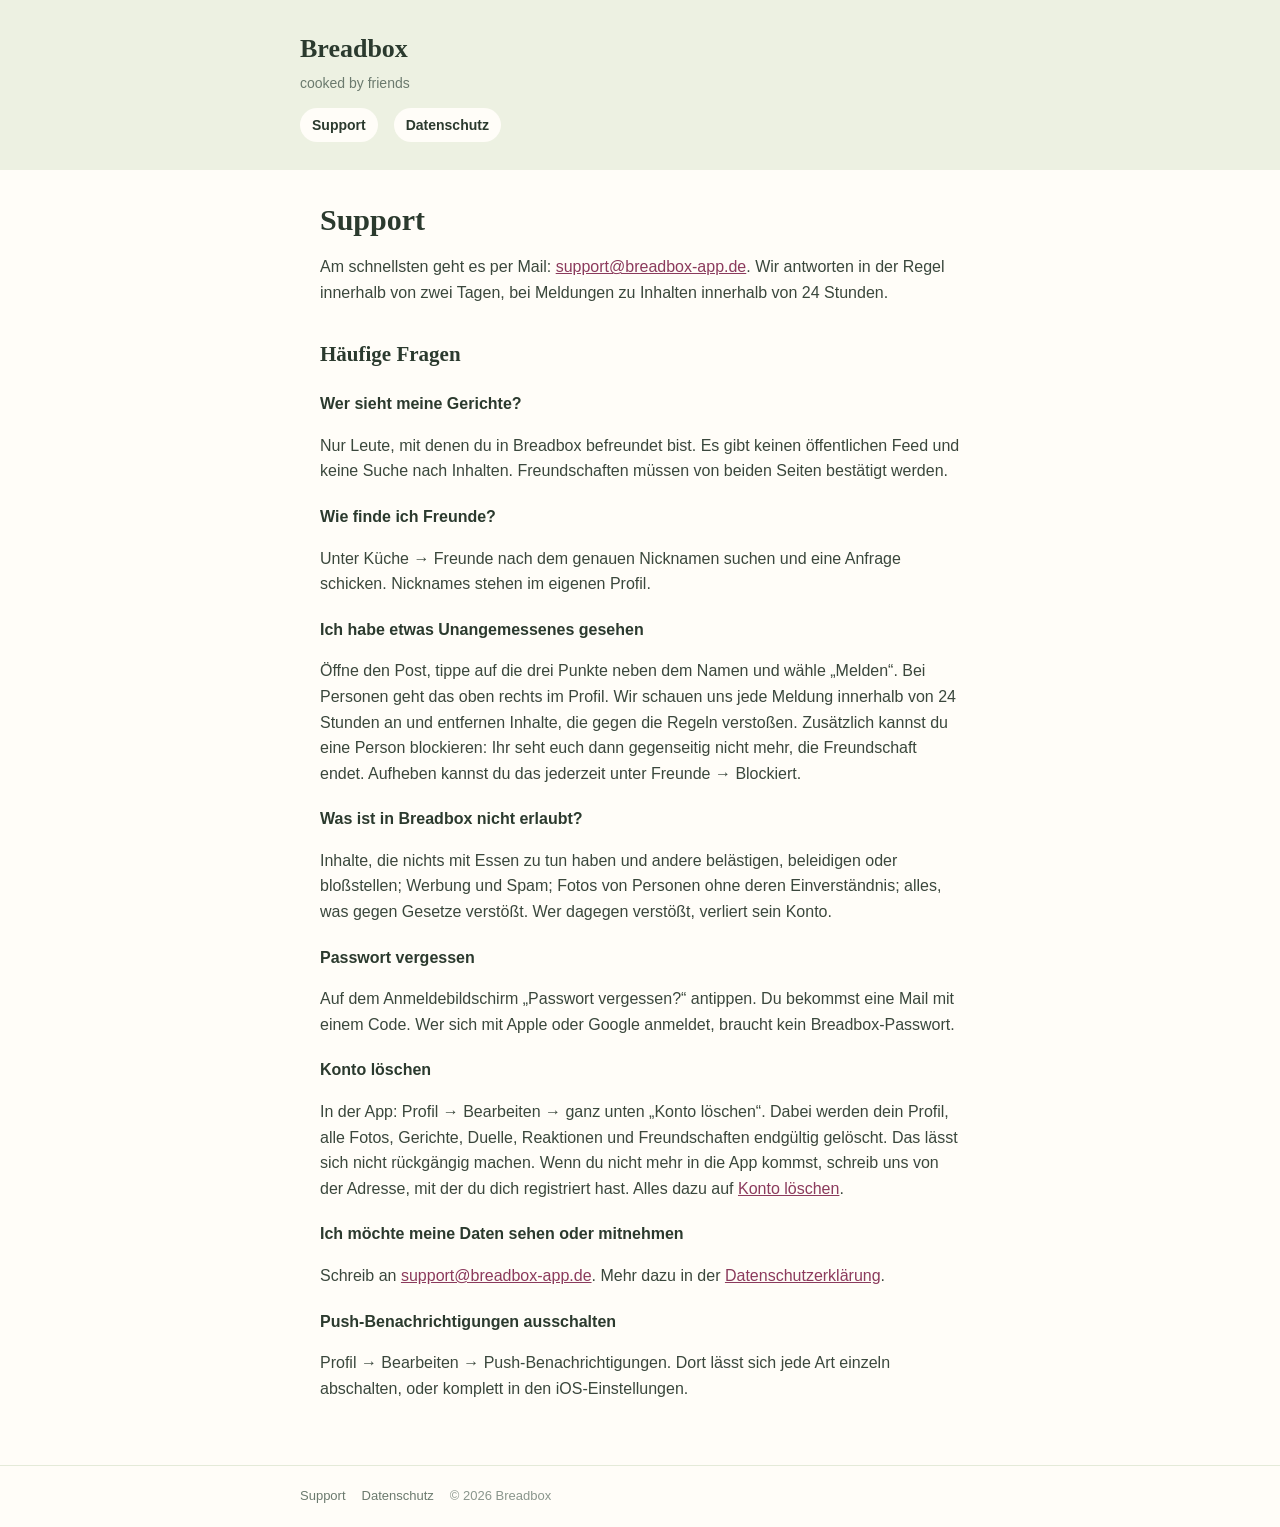
<file: support.html>
<!doctype html>
<html lang="de">
<head>
<meta charset="utf-8">
<meta name="viewport" content="width=device-width, initial-scale=1">
<title>Breadbox – Support</title>
<link rel="stylesheet" href="_stil.css">
</head>
<body>
<header><div class="innen">
  <a class="marke" href="/">Breadbox</a>
  <p class="claim">cooked by friends</p>
  <nav><a href="/support">Support</a><a href="/datenschutz">Datenschutz</a></nav>
</div></header>
<main>
  <h1>Support</h1>
  <p>Am schnellsten geht es per Mail: <a href="mailto:support@breadbox-app.de">support@breadbox-app.de</a>. Wir antworten in der Regel innerhalb von zwei Tagen, bei Meldungen zu Inhalten innerhalb von 24 Stunden.</p>

  <h2>Häufige Fragen</h2>

  <h3>Wer sieht meine Gerichte?</h3>
  <p>Nur Leute, mit denen du in Breadbox befreundet bist. Es gibt keinen öffentlichen Feed und keine Suche nach Inhalten. Freundschaften müssen von beiden Seiten bestätigt werden.</p>

  <h3>Wie finde ich Freunde?</h3>
  <p>Unter Küche → Freunde nach dem genauen Nicknamen suchen und eine Anfrage schicken. Nicknames stehen im eigenen Profil.</p>

  <h3>Ich habe etwas Unangemessenes gesehen</h3>
  <p>Öffne den Post, tippe auf die drei Punkte neben dem Namen und wähle „Melden“. Bei Personen geht das oben rechts im Profil. Wir schauen uns jede Meldung innerhalb von 24 Stunden an und entfernen Inhalte, die gegen die Regeln verstoßen. Zusätzlich kannst du eine Person blockieren: Ihr seht euch dann gegenseitig nicht mehr, die Freundschaft endet. Aufheben kannst du das jederzeit unter Freunde → Blockiert.</p>

  <h3>Was ist in Breadbox nicht erlaubt?</h3>
  <p>Inhalte, die nichts mit Essen zu tun haben und andere belästigen, beleidigen oder bloßstellen; Werbung und Spam; Fotos von Personen ohne deren Einverständnis; alles, was gegen Gesetze verstößt. Wer dagegen verstößt, verliert sein Konto.</p>

  <h3>Passwort vergessen</h3>
  <p>Auf dem Anmeldebildschirm „Passwort vergessen?“ antippen. Du bekommst eine Mail mit einem Code. Wer sich mit Apple oder Google anmeldet, braucht kein Breadbox-Passwort.</p>

  <h3>Konto löschen</h3>
  <p>In der App: Profil → Bearbeiten → ganz unten „Konto löschen“. Dabei werden dein Profil, alle Fotos, Gerichte, Duelle, Reaktionen und Freundschaften endgültig gelöscht. Das lässt sich nicht rückgängig machen. Wenn du nicht mehr in die App kommst, schreib uns von der Adresse, mit der du dich registriert hast. Alles dazu auf <a href="/konto-loeschen">Konto löschen</a>.</p>

  <h3>Ich möchte meine Daten sehen oder mitnehmen</h3>
  <p>Schreib an <a href="mailto:support@breadbox-app.de">support@breadbox-app.de</a>. Mehr dazu in der <a href="/datenschutz">Datenschutzerklärung</a>.</p>

  <h3>Push-Benachrichtigungen ausschalten</h3>
  <p>Profil → Bearbeiten → Push-Benachrichtigungen. Dort lässt sich jede Art einzeln abschalten, oder komplett in den iOS-Einstellungen.</p>
</main>
<footer><div class="innen"><a href="/support">Support</a><a href="/datenschutz">Datenschutz</a><span>© 2026 Breadbox</span></div></footer>
</body>
</html>
</file>
<file: _stil.css>
/* Breadbox-Webseite: dieselbe Palette wie die App, aber Systemschriften -
   keine Google Fonts, damit die Seite nicht selbst das Problem aus
   Checkliste 2.6 hat. */
:root { color-scheme: light; }
* { box-sizing: border-box; }
body {
  margin: 0;
  background: #FFFDF8;
  color: #2B3A2E;
  font-family: -apple-system, BlinkMacSystemFont, "Segoe UI", Roboto, "Helvetica Neue", Arial, sans-serif;
  font-size: 16px;
  line-height: 1.6;
}
header { background: #EDF1E2; padding: 28px 20px; }
header .innen, main, footer .innen { max-width: 680px; margin: 0 auto; }
header a.marke { font-family: Georgia, "Times New Roman", serif; font-weight: 700; font-size: 26px; color: #2B3A2E; text-decoration: none; }
header .claim { color: #6B7A6E; font-size: 14px; margin: 2px 0 0; }
header nav { margin-top: 14px; display: flex; gap: 16px; flex-wrap: wrap; }
header nav a { color: #2B3A2E; font-weight: 600; font-size: 14px; text-decoration: none; padding: 6px 12px; border-radius: 999px; background: #FFFDF8; }
main { padding: 32px 20px 48px; }
h1 { font-family: Georgia, "Times New Roman", serif; font-size: 30px; line-height: 1.2; margin: 0 0 8px; }
h2 { font-family: Georgia, "Times New Roman", serif; font-size: 21px; margin: 32px 0 8px; }
h3 { font-size: 16px; margin: 20px 0 6px; }
p, li { color: #3A473C; }
.leise { color: #6B7A6E; font-size: 14px; }
a { color: #8B3A5C; }
table { border-collapse: collapse; width: 100%; font-size: 15px; }
th, td { text-align: left; vertical-align: top; padding: 8px 10px 8px 0; border-bottom: 1px solid #E4EAD9; }
th { color: #6B7A6E; font-weight: 600; font-size: 13px; }
.karte { background: #EDF1E2; border-radius: 20px; padding: 18px 20px; margin: 16px 0; }
.karte p:first-child, .karte h3:first-child { margin-top: 0; }
footer { padding: 20px; border-top: 1px solid #E4EAD9; }
footer .innen { display: flex; gap: 16px; flex-wrap: wrap; font-size: 13px; color: #8A968C; }
footer a { color: #6B7A6E; text-decoration: none; }
</file>
